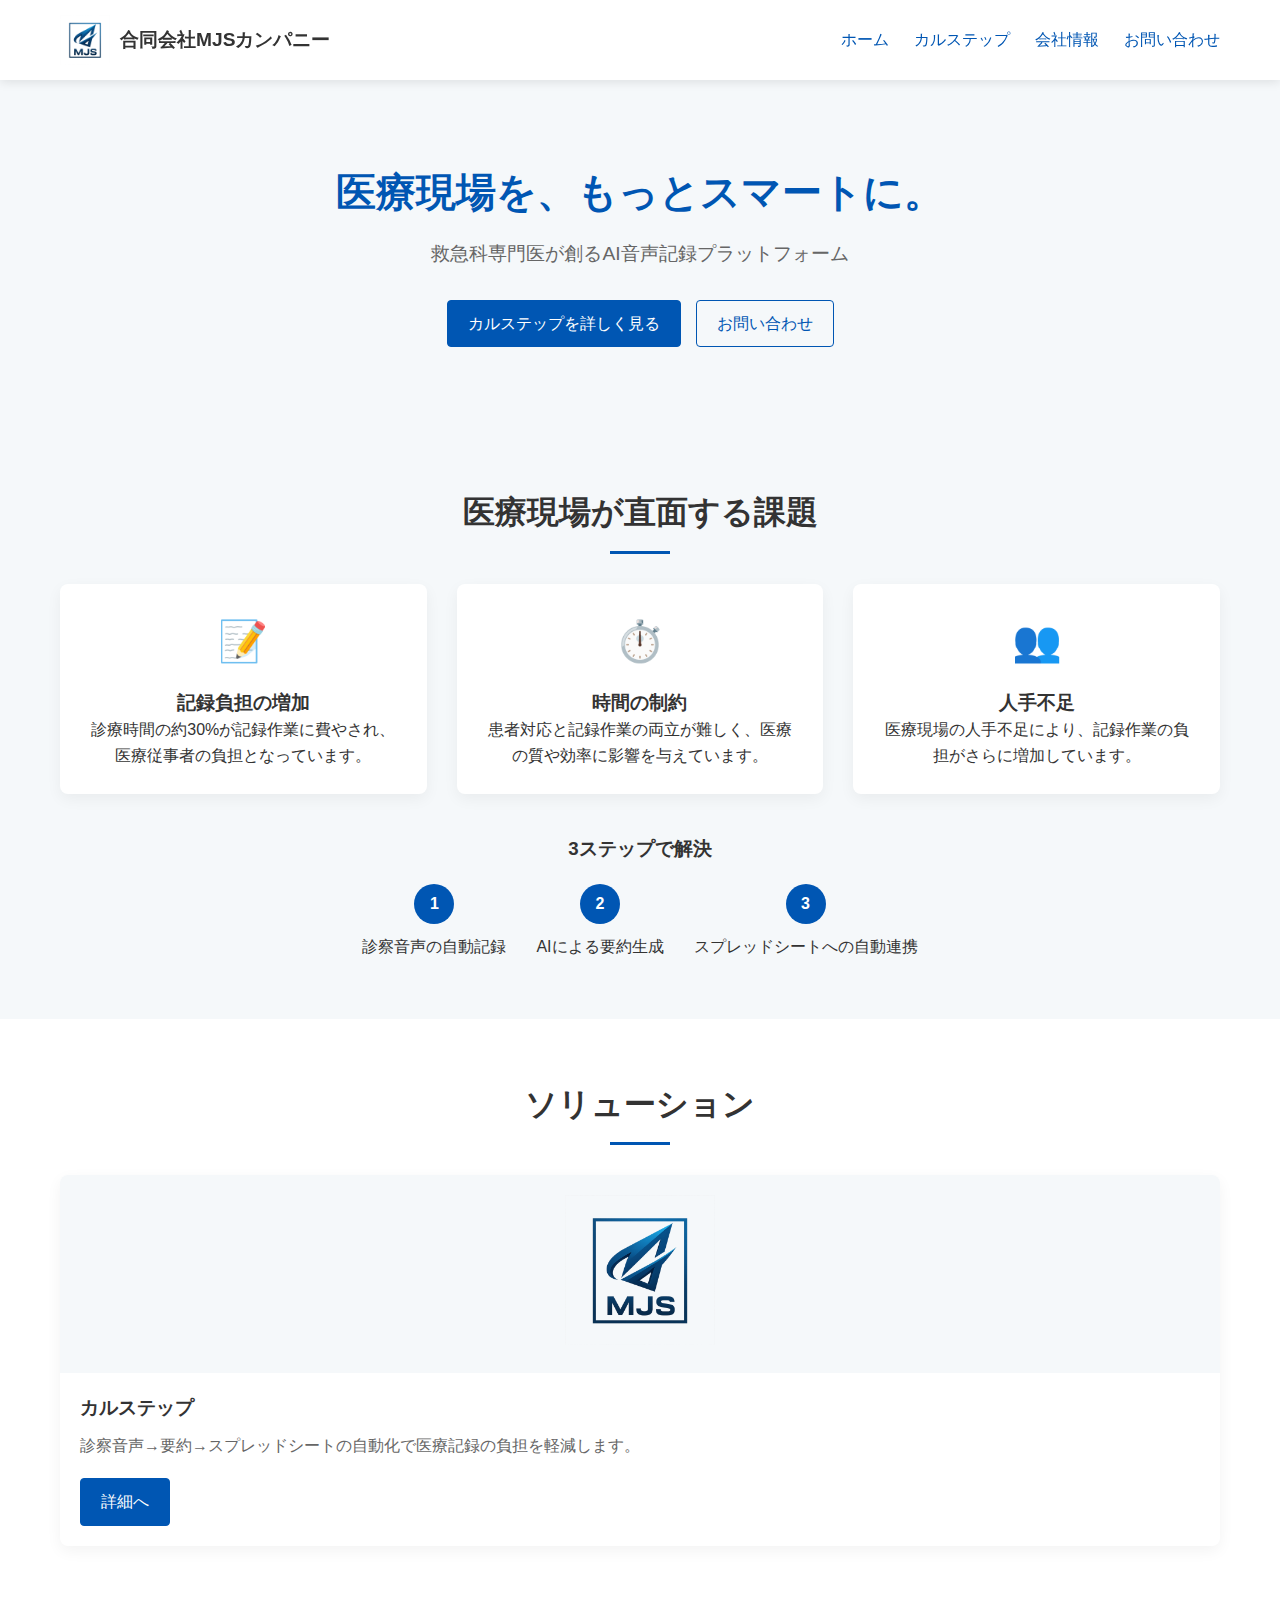
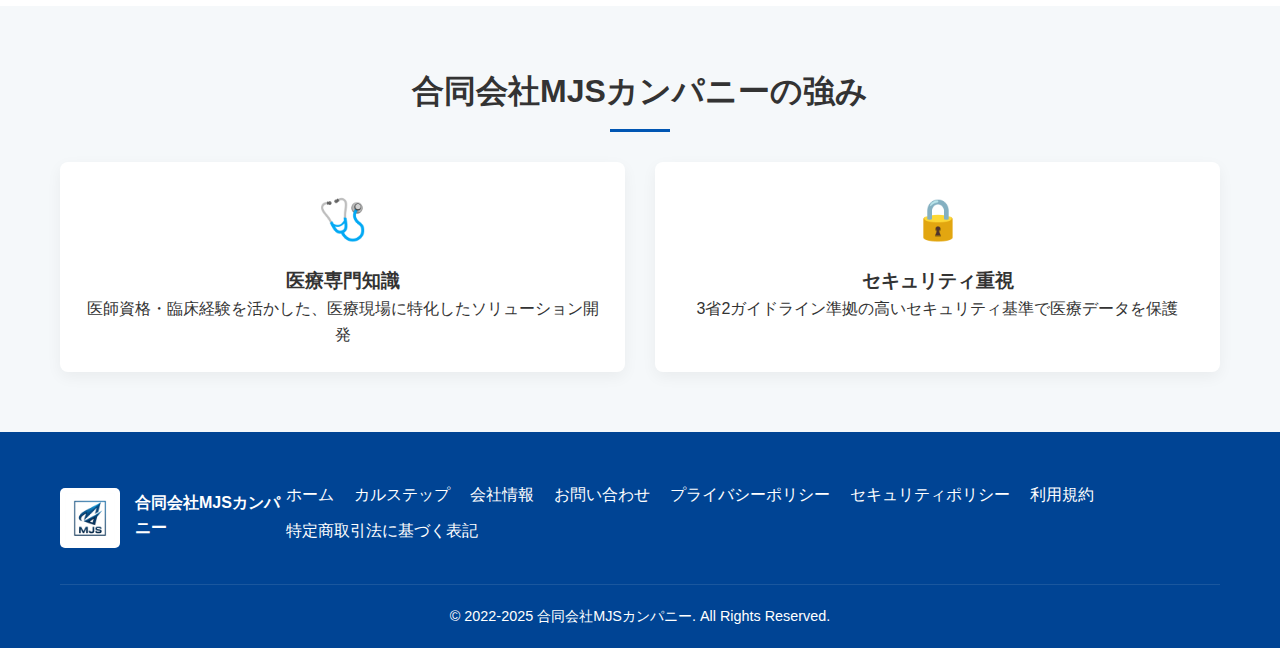
<file: index.html>
<!DOCTYPE html>
<html lang="ja">
<head>
    <meta charset="UTF-8">
    <meta name="viewport" content="width=device-width, initial-scale=1.0">
    <title>MJSカンパニー | 医療現場を、もっとスマートに。</title>
    <link rel="stylesheet" href="assets/css/style.css">
    <link rel="icon" href="assets/images/MJScompanyLogo.png">
    <meta name="description" content="MJSカンパニーは救急科専門医が創るAI音声記録プラットフォームを提供しています。医療現場をスマートにする技術で、記録負担と人手不足を解決します。">
</head>
<body>
    <header class="header">
        <div class="container">
            <div class="header-content">
                <div class="logo">
                    <a href="/MJScompanyHP/">
                        <img src="assets/images/MJScompanyLogo.png" alt="MJSカンパニーロゴ" class="logo-img">
                        <span class="logo-text">合同会社MJSカンパニー</span>
                    </a>
                </div>
                <nav class="nav">
                    <button class="nav-toggle" aria-label="メニューを開く">
                        <span></span>
                        <span></span>
                        <span></span>
                    </button>
                    <ul class="nav-menu">
                        <li><a href="/MJScompanyHP/">ホーム</a></li>
                        <li><a href="https://karustep.netlify.app/">カルステップ</a></li>
                        <li><a href="/MJScompanyHP/about.html">会社情報</a></li>
                        <li><a href="/MJScompanyHP/contact.html">お問い合わせ</a></li>
                    </ul>
                </nav>
            </div>
        </div>
    </header>

    <main>
        <!-- Hero Section -->
        <section class="hero">
            <div class="container">
                <div class="hero-content">
                    <h1 class="hero-title">医療現場を、もっとスマートに。</h1>
                    <p class="hero-subtitle">救急科専門医が創るAI音声記録プラットフォーム</p>
                    <div class="hero-buttons">
                        <a href="https://karustep.netlify.app/" class="btn btn-primary">カルステップを詳しく見る</a>
                        <a href="/MJScompanyHP/contact.html" class="btn btn-secondary">お問い合わせ</a>
                    </div>
                </div>
            </div>
        </section>

        <!-- 課題提起セクション -->
        <section class="problems">
            <div class="container">
                <h2 class="section-title">医療現場が直面する課題</h2>
                <div class="problems-content">
                    <div class="problem-card">
                        <div class="problem-icon">📝</div>
                        <h3>記録負担の増加</h3>
                        <p>診療時間の約30%が記録作業に費やされ、医療従事者の負担となっています。</p>
                    </div>
                    <div class="problem-card">
                        <div class="problem-icon">⏱️</div>
                        <h3>時間の制約</h3>
                        <p>患者対応と記録作業の両立が難しく、医療の質や効率に影響を与えています。</p>
                    </div>
                    <div class="problem-card">
                        <div class="problem-icon">👥</div>
                        <h3>人手不足</h3>
                        <p>医療現場の人手不足により、記録作業の負担がさらに増加しています。</p>
                    </div>
                </div>
                <div class="solution-steps">
                    <h3>3ステップで解決</h3>
                    <div class="steps">
                        <div class="step">
                            <div class="step-number">1</div>
                            <p>診察音声の自動記録</p>
                        </div>
                        <div class="step">
                            <div class="step-number">2</div>
                            <p>AIによる要約生成</p>
                        </div>
                        <div class="step">
                            <div class="step-number">3</div>
                            <p>スプレッドシートへの自動連携</p>
                        </div>
                    </div>
                </div>
            </div>
        </section>

        <!-- ソリューション概要 -->
        <section class="solutions">
            <div class="container">
                <h2 class="section-title">ソリューション</h2>
                <div class="products-grid">
                    <div class="product-card">
                        <div class="product-image">
                            <img src="assets/images/MJScompanyLogo.png" alt="カルステップ" class="product-logo">
                        </div>
                        <div class="product-content">
                            <h3 class="product-title">カルステップ</h3>
                            <p class="product-description">診察音声→要約→スプレッドシートの自動化で医療記録の負担を軽減します。</p>
                            <a href="https://karustep.netlify.app/" class="btn btn-primary">詳細へ</a>
                        </div>
                    </div>
                </div>
            </div>
        </section>

        <!-- 会社の強み -->
        <section class="strengths">
            <div class="container">
                <h2 class="section-title">合同会社MJSカンパニーの強み</h2>
                <div class="strengths-content">
                    <div class="strength-card">
                        <div class="strength-icon">🩺</div>
                        <h3>医療専門知識</h3>
                        <p>医師資格・臨床経験を活かした、医療現場に特化したソリューション開発</p>
                    </div>
                    <div class="strength-card">
                        <div class="strength-icon">🔒</div>
                        <h3>セキュリティ重視</h3>
                        <p>3省2ガイドライン準拠の高いセキュリティ基準で医療データを保護</p>
                    </div>
                </div>
            </div>
        </section>
    </main>

    <footer class="footer">
        <div class="container">
            <div class="footer-content">
                <div class="footer-logo">
                    <img src="assets/images/MJScompanyLogo.png" alt="MJSカンパニーロゴ" class="footer-logo-img">
                    <div class="footer-company-info">
                        <p class="footer-company-name">合同会社MJSカンパニー</p>
                    </div>
                </div>
                <div class="footer-links">
                    <ul>
                        <li><a href="/MJScompanyHP/">ホーム</a></li>
                        <li><a href="https://karustep.netlify.app/">カルステップ</a></li>
                        <li><a href="/MJScompanyHP/about.html">会社情報</a></li>
                        <li><a href="/MJScompanyHP/contact.html">お問い合わせ</a></li>
                        <li><a href="/MJScompanyHP/privacy.html">プライバシーポリシー</a></li>
                        <li><a href="/MJScompanyHP/security.html">セキュリティポリシー</a></li>
                        <li><a href="/MJScompanyHP/terms.html">利用規約</a></li>
                        <li><a href="/MJScompanyHP/tokusho.html">特定商取引法に基づく表記</a></li>
                    </ul>
                </div>
            </div>
            <div class="footer-bottom">
                <p>&copy; 2022-2025 合同会社MJSカンパニー. All Rights Reserved.</p>
            </div>
        </div>
    </footer>

    <script src="assets/js/main.js"></script>
</body>
</html>
</file>
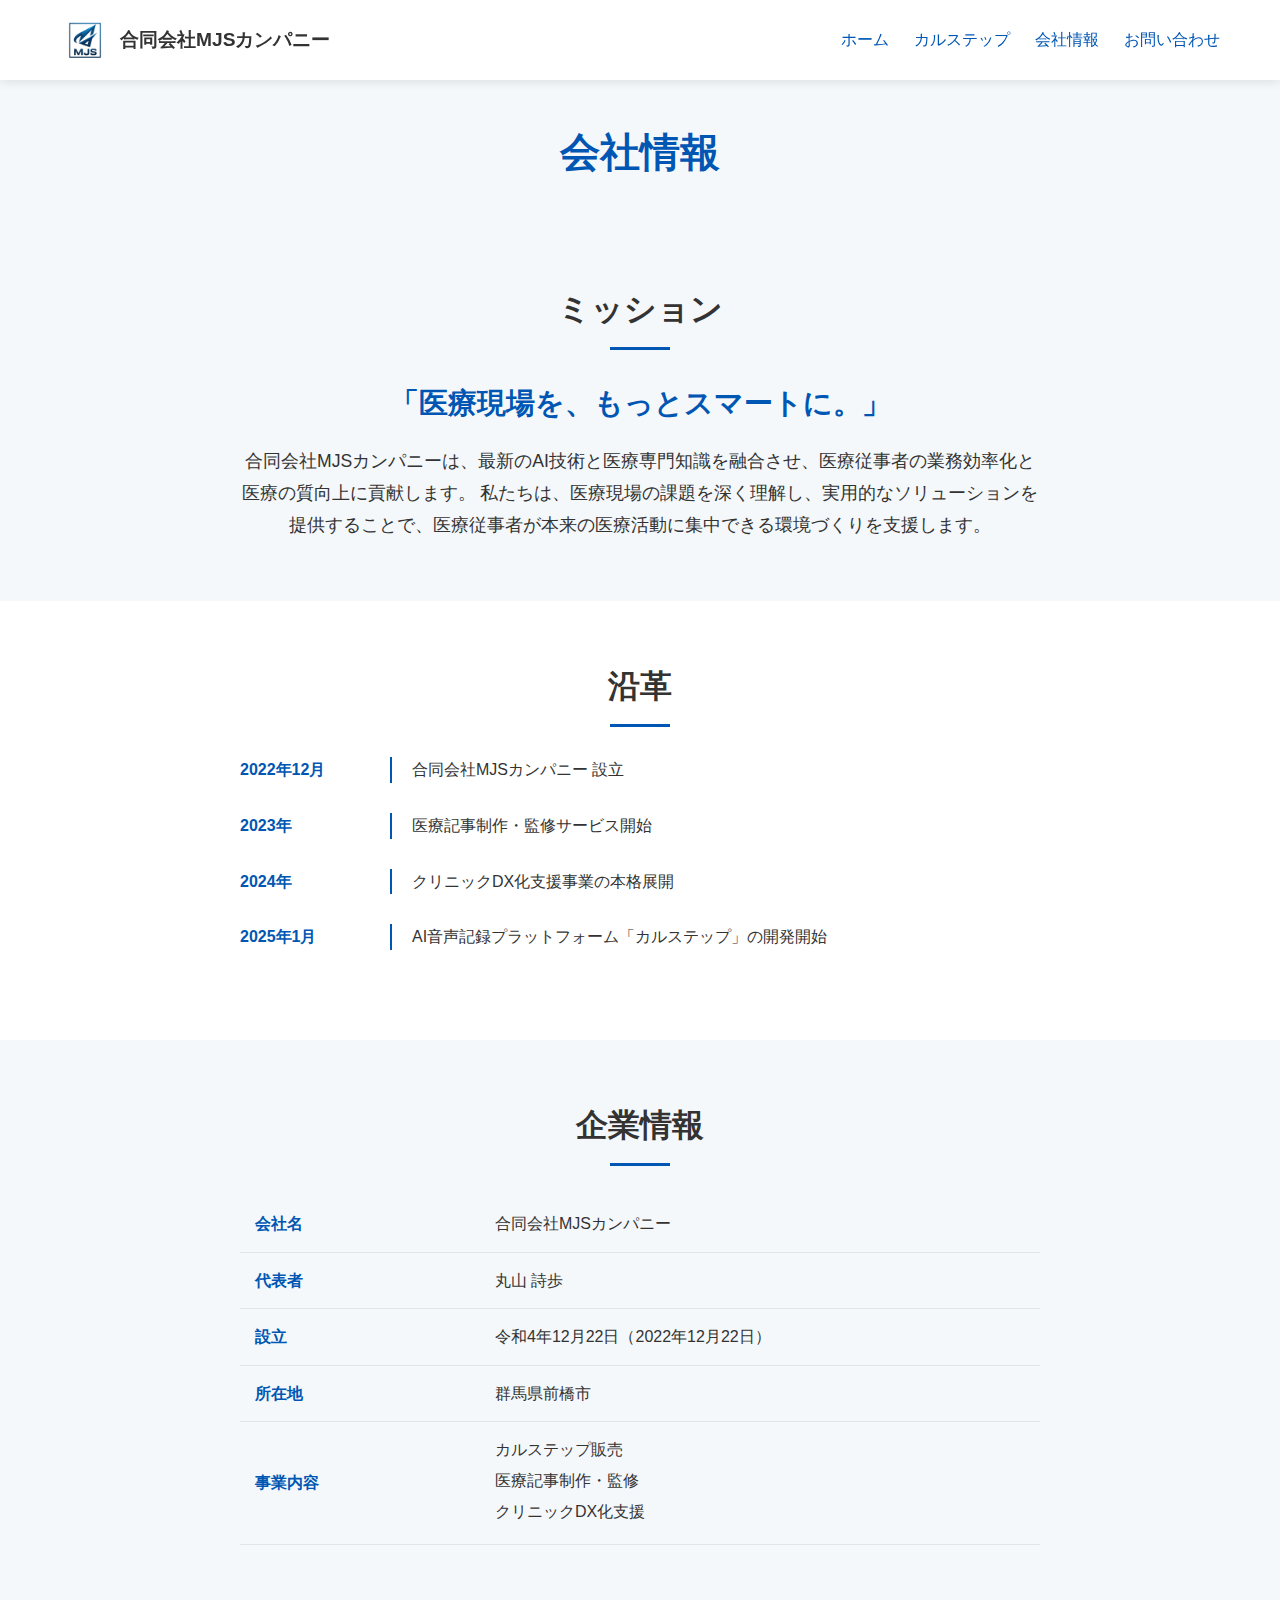
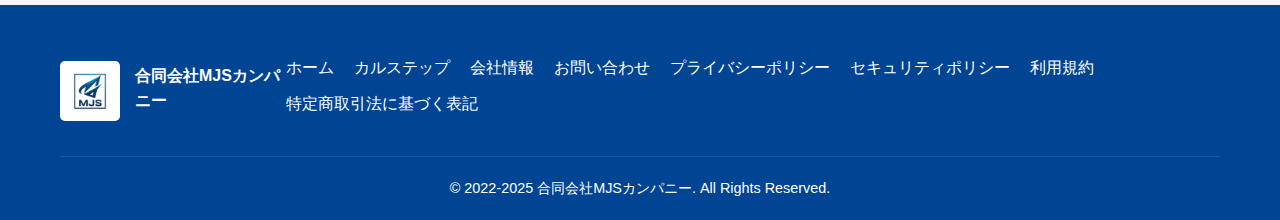
<file: about.html>
<!DOCTYPE html>
<html lang="ja">
<head>
    <meta charset="UTF-8">
    <meta name="viewport" content="width=device-width, initial-scale=1.0">
    <title>会社情報 | MJSカンパニー</title>
    <link rel="stylesheet" href="assets/css/style.css">
    <link rel="icon" href="assets/images/MJScompanyLogo.png">
    <meta name="description" content="MJSカンパニーの会社情報。医療現場をスマートにするAI音声記録プラットフォームを提供する医療IT企業です。">
</head>
<body>
    <header class="header">
        <div class="container">
            <div class="header-content">
                <div class="logo">
                    <a href="/MJScompanyHP/">
                        <img src="assets/images/MJScompanyLogo.png" alt="MJSカンパニーロゴ" class="logo-img">
                        <span class="logo-text">合同会社MJSカンパニー</span>
                    </a>
                </div>
                <nav class="nav">
                    <button class="nav-toggle" aria-label="メニューを開く">
                        <span></span>
                        <span></span>
                        <span></span>
                    </button>
                    <ul class="nav-menu">
                        <li><a href="/MJScompanyHP/">ホーム</a></li>
                        <li><a href="https://karustep.netlify.app/">カルステップ</a></li>
                        <li><a href="/MJScompanyHP/about.html">会社情報</a></li>
                        <li><a href="/MJScompanyHP/contact.html">お問い合わせ</a></li>
                    </ul>
                </nav>
            </div>
        </div>
    </header>

    <main>
        <section class="page-header">
            <div class="container">
                <h1>会社情報</h1>
            </div>
        </section>

        <section class="about-mission">
            <div class="container">
                <h2 class="section-title">ミッション</h2>
                <div class="mission-content">
                    <p class="mission-statement">「医療現場を、もっとスマートに。」</p>
                    <p class="mission-description">
                        合同会社MJSカンパニーは、最新のAI技術と医療専門知識を融合させ、医療従事者の業務効率化と医療の質向上に貢献します。
                        私たちは、医療現場の課題を深く理解し、実用的なソリューションを提供することで、医療従事者が本来の医療活動に集中できる環境づくりを支援します。
                    </p>
                </div>
            </div>
        </section>

        <section class="about-history">
            <div class="container">
                <h2 class="section-title">沿革</h2>
                <div class="history-timeline">
                    <div class="timeline-item">
                        <div class="timeline-date">2022年12月</div>
                        <div class="timeline-content">
                            <p>合同会社MJSカンパニー 設立</p>
                        </div>
                    </div>
                    <div class="timeline-item">
                        <div class="timeline-date">2023年</div>
                        <div class="timeline-content">
                            <p>医療記事制作・監修サービス開始</p>
                        </div>
                    </div>
                    <div class="timeline-item">
                        <div class="timeline-date">2024年</div>
                        <div class="timeline-content">
                            <p>クリニックDX化支援事業の本格展開</p>
                        </div>
                    </div>
                    <div class="timeline-item">
                        <div class="timeline-date">2025年1月</div>
                        <div class="timeline-content">
                            <p>AI音声記録プラットフォーム「カルステップ」の開発開始</p>
                        </div>
                    </div>
                </div>
            </div>
        </section>

        <section class="about-company">
            <div class="container">
                <h2 class="section-title">企業情報</h2>
                <div class="company-info">
                    <table class="info-table">
                        <tr>
                            <th>会社名</th>
                            <td>合同会社MJSカンパニー</td>
                        </tr>
                        <tr>
                            <th>代表者</th>
                            <td>丸山 詩歩</td>
                        </tr>
                        <tr>
                            <th>設立</th>
                            <td>令和4年12月22日（2022年12月22日）</td>
                        </tr>
                        <tr>
                            <th>所在地</th>
                            <td>群馬県前橋市</td>
                        </tr>
                        <tr>
                            <th>事業内容</th>
                            <td>
                                <ul class="business-list">
                                    <li>カルステップ販売</li>
                                    <li>医療記事制作・監修</li>
                                    <li>クリニックDX化支援</li>
                                </ul>
                            </td>
                        </tr>
                    </table>
                </div>
            </div>
        </section>
    </main>

    <footer class="footer">
        <div class="container">
            <div class="footer-content">
                <div class="footer-logo">
                    <img src="assets/images/MJScompanyLogo.png" alt="MJSカンパニーロゴ" class="footer-logo-img">
                    <div class="footer-company-info">
                        <p class="footer-company-name">合同会社MJSカンパニー</p>
                    </div>
                </div>
                <div class="footer-links">
                    <ul>
                        <li><a href="/MJScompanyHP/">ホーム</a></li>
                        <li><a href="https://karustep.netlify.app/">カルステップ</a></li>
                        <li><a href="/MJScompanyHP/about.html">会社情報</a></li>
                        <li><a href="/MJScompanyHP/contact.html">お問い合わせ</a></li>
                        <li><a href="/MJScompanyHP/privacy.html">プライバシーポリシー</a></li>
                        <li><a href="/MJScompanyHP/security.html">セキュリティポリシー</a></li>
                        <li><a href="/MJScompanyHP/terms.html">利用規約</a></li>
                        <li><a href="/MJScompanyHP/tokusho.html">特定商取引法に基づく表記</a></li>
                    </ul>
                </div>
            </div>
            <div class="footer-bottom">
                <p>&copy; 2022-2025 合同会社MJSカンパニー. All Rights Reserved.</p>
            </div>
        </div>
    </footer>

    <script src="assets/js/main.js"></script>
</body>
</html>
</file>
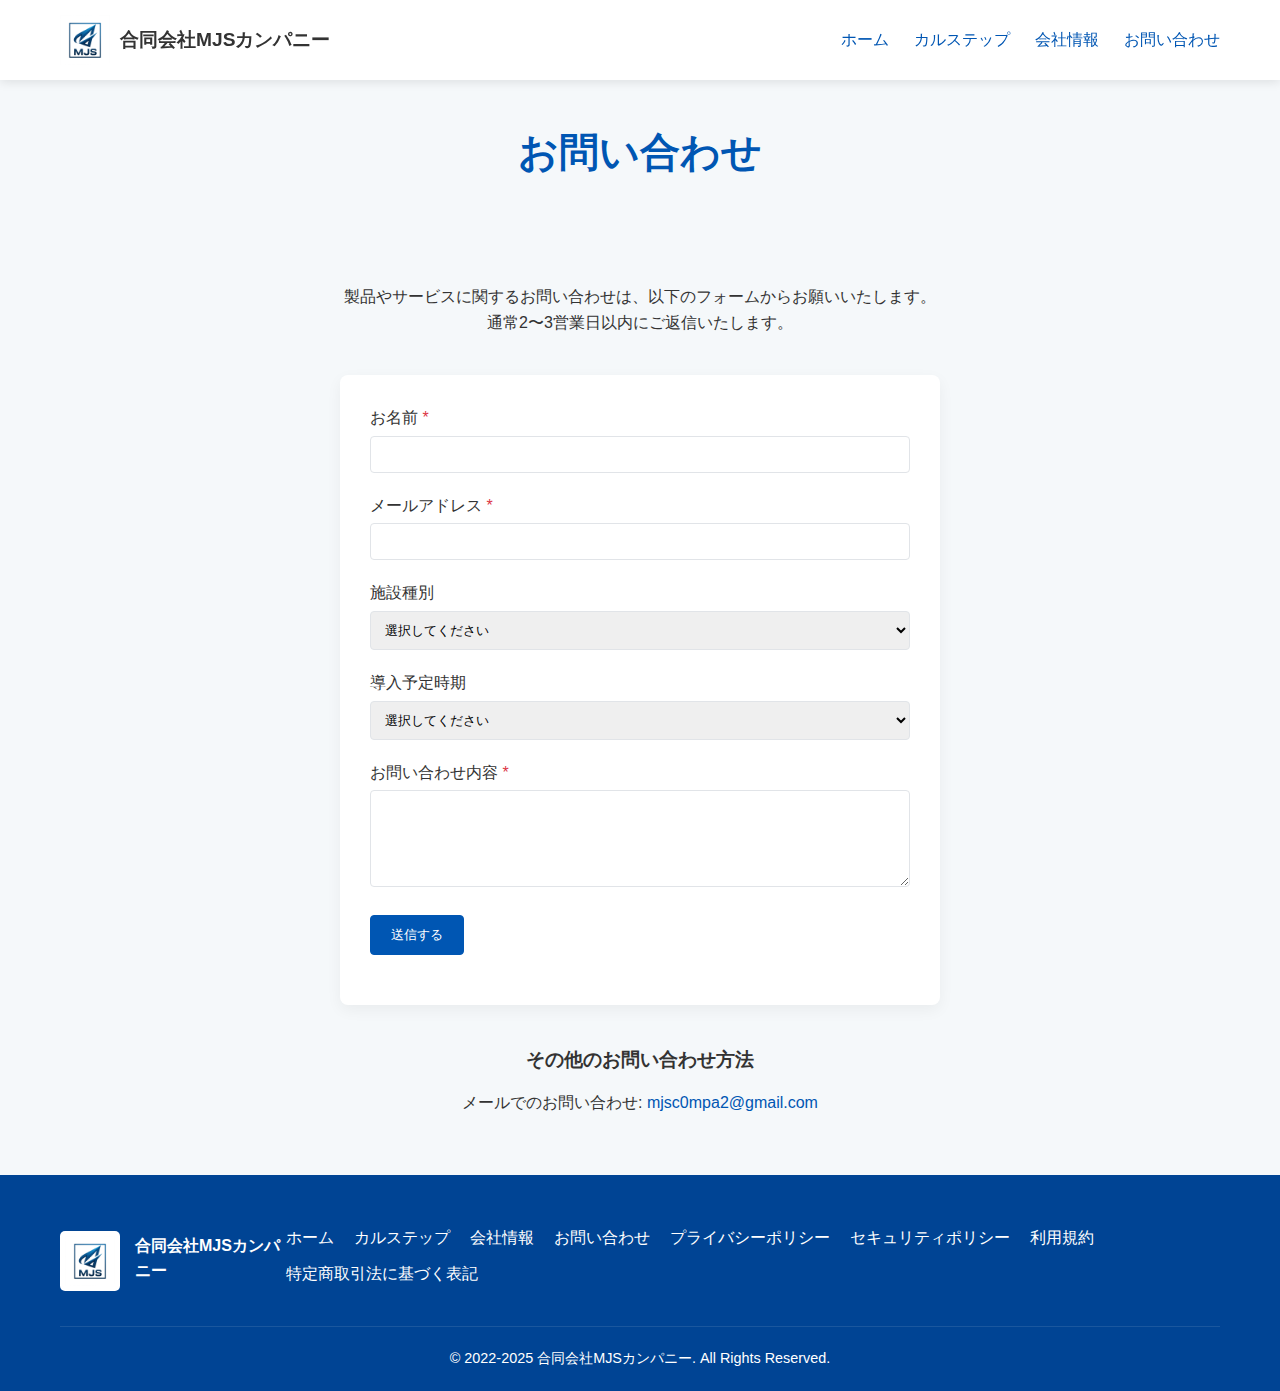
<file: contact.html>
<!DOCTYPE html>
<html lang="ja">
<head>
    <meta charset="UTF-8">
    <meta name="viewport" content="width=device-width, initial-scale=1.0">
    <title>お問い合わせ | MJSカンパニー</title>
    <link rel="stylesheet" href="assets/css/style.css">
    <link rel="icon" href="assets/images/MJScompanyLogo.png">
    <meta name="description" content="MJSカンパニーへのお問い合わせページ。製品やサービスに関するお問い合わせはこちらからお願いします。">
</head>
<body>
    <header class="header">
        <div class="container">
            <div class="header-content">
                <div class="logo">
                    <a href="/MJScompanyHP/">
                        <img src="assets/images/MJScompanyLogo.png" alt="MJSカンパニーロゴ" class="logo-img">
                        <span class="logo-text">合同会社MJSカンパニー</span>
                    </a>
                </div>
                <nav class="nav">
                    <button class="nav-toggle" aria-label="メニューを開く">
                        <span></span>
                        <span></span>
                        <span></span>
                    </button>
                    <ul class="nav-menu">
                        <li><a href="/MJScompanyHP/">ホーム</a></li>
                        <li><a href="https://karustep.netlify.app/">カルステップ</a></li>
                        <li><a href="/MJScompanyHP/about.html">会社情報</a></li>
                        <li><a href="/MJScompanyHP/contact.html">お問い合わせ</a></li>
                    </ul>
                </nav>
            </div>
        </div>
    </header>

    <main>
        <section class="page-header">
            <div class="container">
                <h1>お問い合わせ</h1>
            </div>
        </section>

        <section class="contact-form-section">
            <div class="container">
                <div class="contact-intro">
                    <p>製品やサービスに関するお問い合わせは、以下のフォームからお願いいたします。</p>
                    <p>通常2〜3営業日以内にご返信いたします。</p>
                </div>
                
                <form id="contact-form" class="contact-form" action="https://formspree.io/f/mbloroko" method="POST">
                    <div class="form-group">
                        <label for="name">お名前 <span class="required">*</span></label>
                        <input type="text" id="name" name="name" required>
                    </div>
                    
                    <div class="form-group">
                        <label for="email">メールアドレス <span class="required">*</span></label>
                        <input type="email" id="email" name="email" required>
                    </div>
                    
                    <div class="form-group">
                        <label for="facility-type">施設種別</label>
                        <select id="facility-type" name="facility-type">
                            <option value="">選択してください</option>
                            <option value="hospital">病院</option>
                            <option value="clinic">クリニック</option>
                            <option value="other">その他</option>
                        </select>
                    </div>
                    
                    <div class="form-group">
                        <label for="implementation-period">導入予定時期</label>
                        <select id="implementation-period" name="implementation-period">
                            <option value="">選択してください</option>
                            <option value="1-3months">1〜3ヶ月以内</option>
                            <option value="3-6months">3〜6ヶ月以内</option>
                            <option value="6-12months">6〜12ヶ月以内</option>
                            <option value="undecided">未定</option>
                        </select>
                    </div>
                    
                    <div class="form-group">
                        <label for="message">お問い合わせ内容 <span class="required">*</span></label>
                        <textarea id="message" name="message" rows="5" required></textarea>
                    </div>
                    
                    <div class="form-group">
                        <button type="submit" class="btn btn-primary">送信する</button>
                    </div>
                </form>
                
                <div class="contact-info">
                    <h3>その他のお問い合わせ方法</h3>
                    <p>メールでのお問い合わせ: <a href="mailto:mjsc0mpa2@gmail.com">mjsc0mpa2@gmail.com</a></p>
                </div>
            </div>
        </section>
    </main>

    <footer class="footer">
        <div class="container">
            <div class="footer-content">
                <div class="footer-logo">
                    <img src="assets/images/MJScompanyLogo.png" alt="MJSカンパニーロゴ" class="footer-logo-img">
                    <div class="footer-company-info">
                        <p class="footer-company-name">合同会社MJSカンパニー</p>
                    </div>
                </div>
                <div class="footer-links">
                    <ul>
                        <li><a href="/MJScompanyHP/">ホーム</a></li>
                        <li><a href="https://karustep.netlify.app/">カルステップ</a></li>
                        <li><a href="/MJScompanyHP/about.html">会社情報</a></li>
                        <li><a href="/MJScompanyHP/contact.html">お問い合わせ</a></li>
                        <li><a href="/MJScompanyHP/privacy.html">プライバシーポリシー</a></li>
                        <li><a href="/MJScompanyHP/security.html">セキュリティポリシー</a></li>
                        <li><a href="/MJScompanyHP/terms.html">利用規約</a></li>
                        <li><a href="/MJScompanyHP/tokusho.html">特定商取引法に基づく表記</a></li>
                    </ul>
                </div>
            </div>
            <div class="footer-bottom">
                <p>&copy; 2022-2025 合同会社MJSカンパニー. All Rights Reserved.</p>
            </div>
        </div>
    </footer>

    <script src="assets/js/main.js"></script>
</body>
</html>
</file>
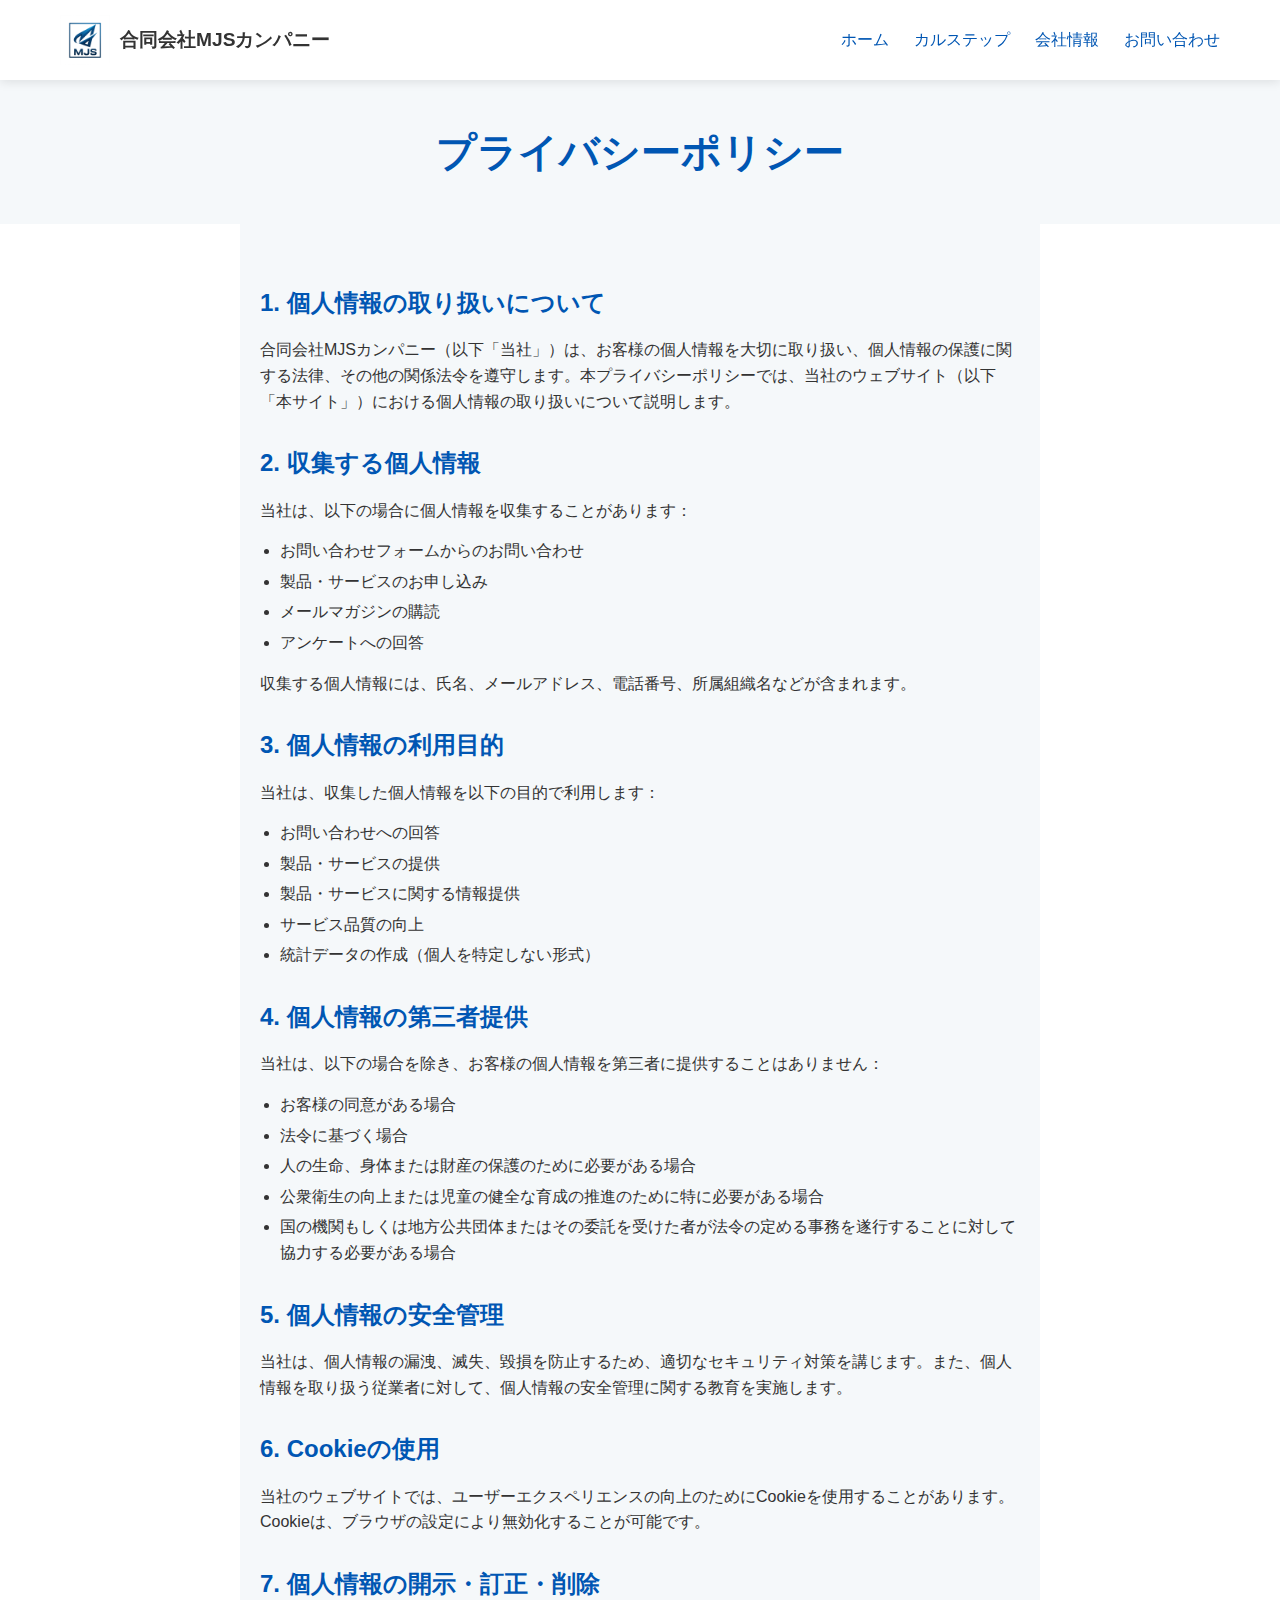
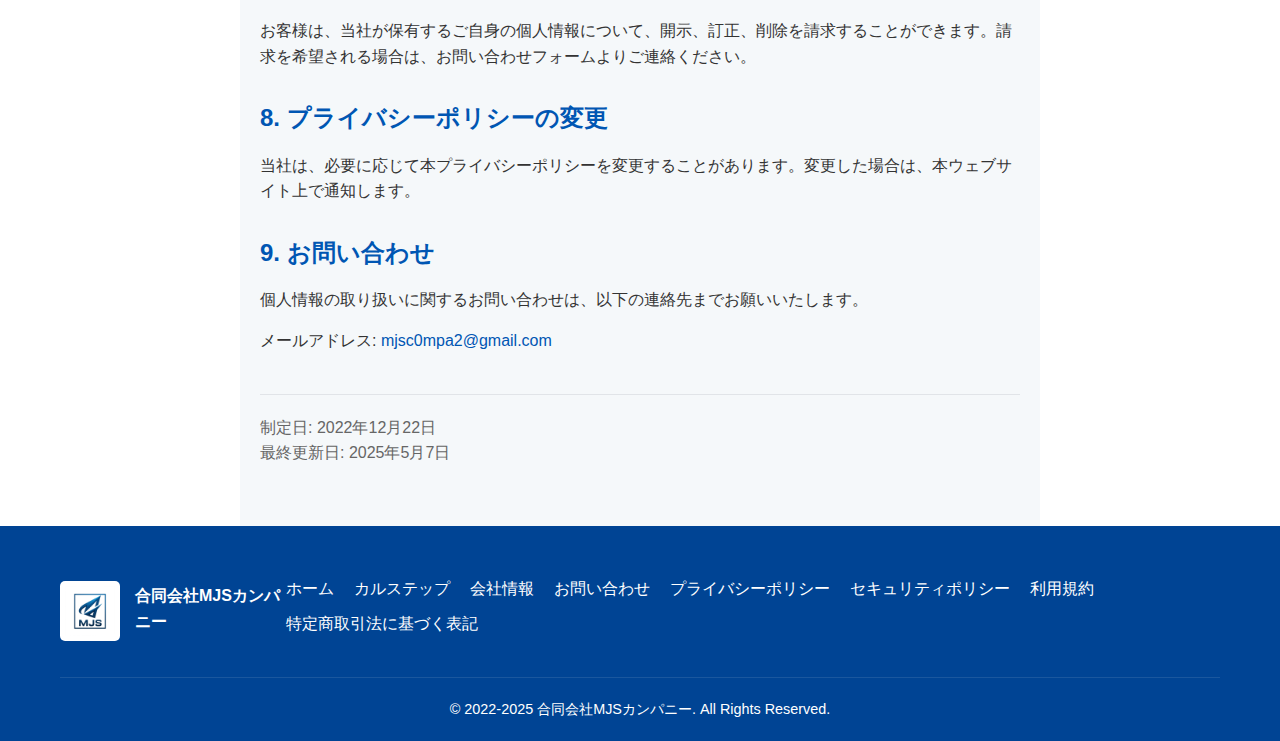
<file: privacy.html>
<!DOCTYPE html>
<html lang="ja">
<head>
    <meta charset="UTF-8">
    <meta name="viewport" content="width=device-width, initial-scale=1.0">
    <title>プライバシーポリシー | MJSカンパニー</title>
    <link rel="stylesheet" href="assets/css/style.css">
    <link rel="icon" href="assets/images/MJScompanyLogo.png">
    <meta name="description" content="MJSカンパニーのプライバシーポリシー。個人情報の取り扱いについて説明しています。">
</head>
<body>
    <header class="header">
        <div class="container">
            <div class="header-content">
                <div class="logo">
                    <a href="/MJScompanyHP/">
                        <img src="assets/images/MJScompanyLogo.png" alt="MJSカンパニーロゴ" class="logo-img">
                        <span class="logo-text">合同会社MJSカンパニー</span>
                    </a>
                </div>
                <nav class="nav">
                    <button class="nav-toggle" aria-label="メニューを開く">
                        <span></span>
                        <span></span>
                        <span></span>
                    </button>
                    <ul class="nav-menu">
                        <li><a href="/MJScompanyHP/">ホーム</a></li>
                        <li><a href="https://karustep.netlify.app/">カルステップ</a></li>
                        <li><a href="/MJScompanyHP/about.html">会社情報</a></li>
                        <li><a href="/MJScompanyHP/contact.html">お問い合わせ</a></li>
                    </ul>
                </nav>
            </div>
        </div>
    </header>

    <main>
        <section class="page-header">
            <div class="container">
                <h1>プライバシーポリシー</h1>
            </div>
        </section>

        <section class="privacy-content">
            <div class="container">
                <div class="policy-section">
                    <h2>1. 個人情報の取り扱いについて</h2>
                    <p>合同会社MJSカンパニー（以下「当社」）は、お客様の個人情報を大切に取り扱い、個人情報の保護に関する法律、その他の関係法令を遵守します。本プライバシーポリシーでは、当社のウェブサイト（以下「本サイト」）における個人情報の取り扱いについて説明します。</p>
                </div>

                <div class="policy-section">
                    <h2>2. 収集する個人情報</h2>
                    <p>当社は、以下の場合に個人情報を収集することがあります：</p>
                    <ul>
                        <li>お問い合わせフォームからのお問い合わせ</li>
                        <li>製品・サービスのお申し込み</li>
                        <li>メールマガジンの購読</li>
                        <li>アンケートへの回答</li>
                    </ul>
                    <p>収集する個人情報には、氏名、メールアドレス、電話番号、所属組織名などが含まれます。</p>
                </div>

                <div class="policy-section">
                    <h2>3. 個人情報の利用目的</h2>
                    <p>当社は、収集した個人情報を以下の目的で利用します：</p>
                    <ul>
                        <li>お問い合わせへの回答</li>
                        <li>製品・サービスの提供</li>
                        <li>製品・サービスに関する情報提供</li>
                        <li>サービス品質の向上</li>
                        <li>統計データの作成（個人を特定しない形式）</li>
                    </ul>
                </div>

                <div class="policy-section">
                    <h2>4. 個人情報の第三者提供</h2>
                    <p>当社は、以下の場合を除き、お客様の個人情報を第三者に提供することはありません：</p>
                    <ul>
                        <li>お客様の同意がある場合</li>
                        <li>法令に基づく場合</li>
                        <li>人の生命、身体または財産の保護のために必要がある場合</li>
                        <li>公衆衛生の向上または児童の健全な育成の推進のために特に必要がある場合</li>
                        <li>国の機関もしくは地方公共団体またはその委託を受けた者が法令の定める事務を遂行することに対して協力する必要がある場合</li>
                    </ul>
                </div>

                <div class="policy-section">
                    <h2>5. 個人情報の安全管理</h2>
                    <p>当社は、個人情報の漏洩、滅失、毀損を防止するため、適切なセキュリティ対策を講じます。また、個人情報を取り扱う従業者に対して、個人情報の安全管理に関する教育を実施します。</p>
                </div>

                <div class="policy-section">
                    <h2>6. Cookieの使用</h2>
                    <p>当社のウェブサイトでは、ユーザーエクスペリエンスの向上のためにCookieを使用することがあります。Cookieは、ブラウザの設定により無効化することが可能です。</p>
                </div>

                <div class="policy-section">
                    <h2>7. 個人情報の開示・訂正・削除</h2>
                    <p>お客様は、当社が保有するご自身の個人情報について、開示、訂正、削除を請求することができます。請求を希望される場合は、お問い合わせフォームよりご連絡ください。</p>
                </div>

                <div class="policy-section">
                    <h2>8. プライバシーポリシーの変更</h2>
                    <p>当社は、必要に応じて本プライバシーポリシーを変更することがあります。変更した場合は、本ウェブサイト上で通知します。</p>
                </div>

                <div class="policy-section">
                    <h2>9. お問い合わせ</h2>
                    <p>個人情報の取り扱いに関するお問い合わせは、以下の連絡先までお願いいたします。</p>
                    <p>メールアドレス: <a href="mailto:mjsc0mpa2@gmail.com">mjsc0mpa2@gmail.com</a></p>
                </div>

                <div class="policy-date">
                    <p>制定日: 2022年12月22日</p>
                    <p>最終更新日: 2025年5月7日</p>
                </div>
            </div>
        </section>
    </main>

    <footer class="footer">
        <div class="container">
            <div class="footer-content">
                <div class="footer-logo">
                    <img src="assets/images/MJScompanyLogo.png" alt="MJSカンパニーロゴ" class="footer-logo-img">
                    <div class="footer-company-info">
                        <p class="footer-company-name">合同会社MJSカンパニー</p>
                    </div>
                </div>
                <div class="footer-links">
                    <ul>
                        <li><a href="/MJScompanyHP/">ホーム</a></li>
                        <li><a href="https://karustep.netlify.app/">カルステップ</a></li>
                        <li><a href="/MJScompanyHP/about.html">会社情報</a></li>
                        <li><a href="/MJScompanyHP/contact.html">お問い合わせ</a></li>
                        <li><a href="/MJScompanyHP/privacy.html">プライバシーポリシー</a></li>
                        <li><a href="/MJScompanyHP/security.html">セキュリティポリシー</a></li>
                        <li><a href="/MJScompanyHP/terms.html">利用規約</a></li>
                        <li><a href="/MJScompanyHP/tokusho.html">特定商取引法に基づく表記</a></li>
                    </ul>
                </div>
            </div>
            <div class="footer-bottom">
                <p>&copy; 2022-2025 合同会社MJSカンパニー. All Rights Reserved.</p>
            </div>
        </div>
    </footer>

    <script src="assets/js/main.js"></script>
</body>
</html>
</file>
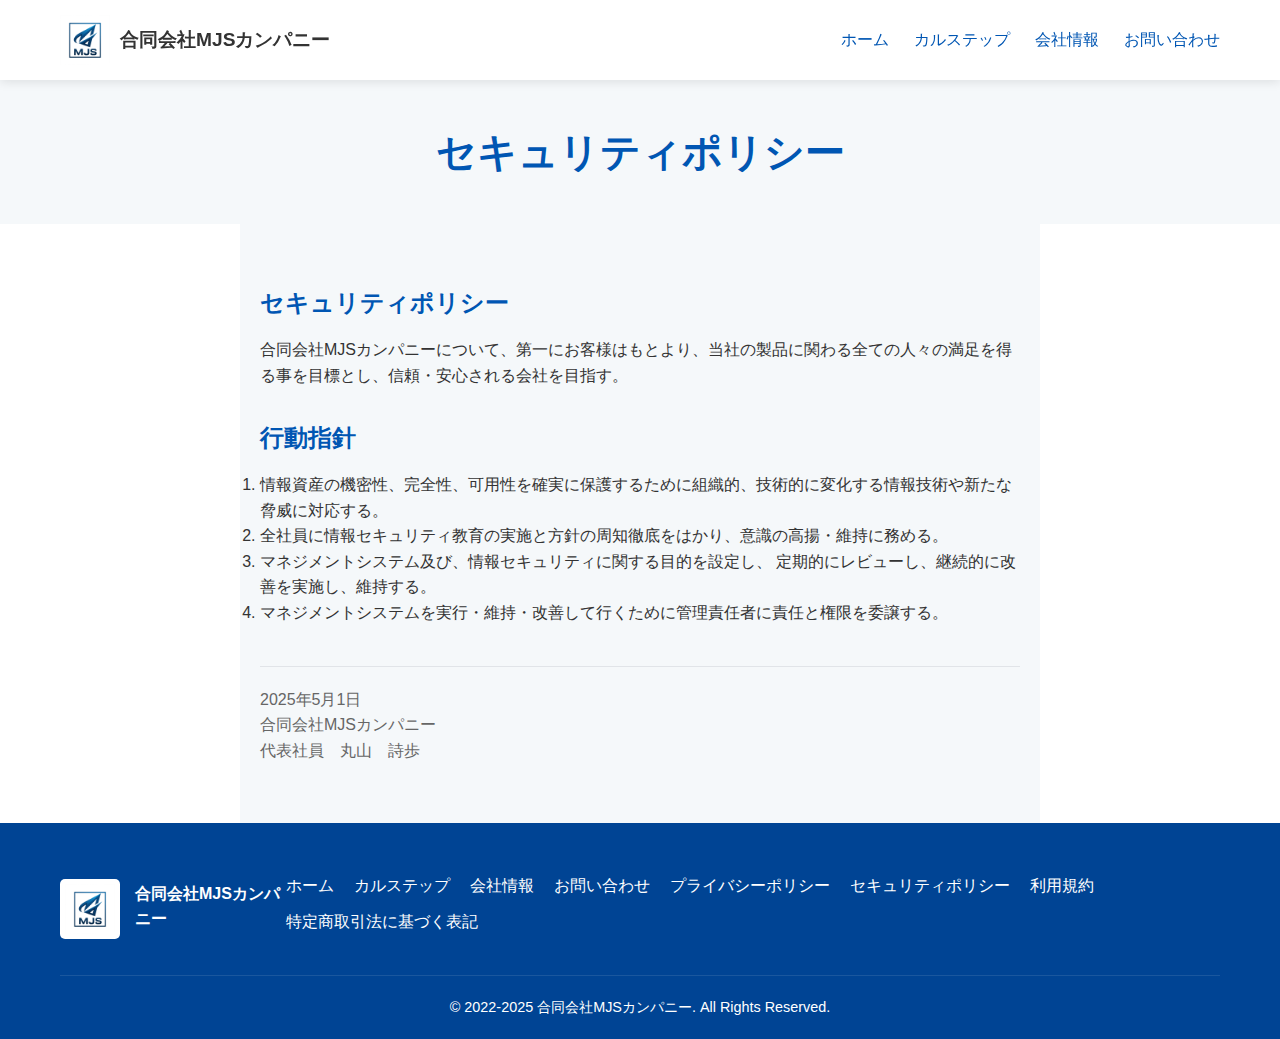
<file: security.html>
<!DOCTYPE html>
<html lang="ja">
<head>
    <meta charset="UTF-8">
    <meta name="viewport" content="width=device-width, initial-scale=1.0">
    <title>セキュリティポリシー | MJSカンパニー</title>
    <link rel="stylesheet" href="assets/css/style.css">
    <link rel="icon" href="assets/images/MJScompanyLogo.png">
    <meta name="description" content="MJSカンパニーのセキュリティポリシー。情報資産の保護と安全管理について説明しています。">
</head>
<body>
    <header class="header">
        <div class="container">
            <div class="header-content">
                <div class="logo">
                    <a href="/MJScompanyHP/">
                        <img src="assets/images/MJScompanyLogo.png" alt="MJSカンパニーロゴ" class="logo-img">
                        <span class="logo-text">合同会社MJSカンパニー</span>
                    </a>
                </div>
                <nav class="nav">
                    <button class="nav-toggle" aria-label="メニューを開く">
                        <span></span>
                        <span></span>
                        <span></span>
                    </button>
                    <ul class="nav-menu">
                        <li><a href="/MJScompanyHP/">ホーム</a></li>
                        <li><a href="https://karustep.netlify.app/">カルステップ</a></li>
                        <li><a href="/MJScompanyHP/about.html">会社情報</a></li>
                        <li><a href="/MJScompanyHP/contact.html">お問い合わせ</a></li>
                    </ul>
                </nav>
            </div>
        </div>
    </header>

    <main>
        <section class="page-header">
            <div class="container">
                <h1>セキュリティポリシー</h1>
            </div>
        </section>

        <section class="security-content">
            <div class="container">
                <div class="policy-section">
                    <h2>セキュリティポリシー</h2>
                    <p>合同会社MJSカンパニーについて、第一にお客様はもとより、当社の製品に関わる全ての人々の満足を得る事を目標とし、信頼・安心される会社を目指す。</p>
                </div>

                <div class="policy-section">
                    <h2>行動指針</h2>
                    <ol>
                        <li>情報資産の機密性、完全性、可用性を確実に保護するために組織的、技術的に変化する情報技術や新たな脅威に対応する。</li>
                        <li>全社員に情報セキュリティ教育の実施と方針の周知徹底をはかり、意識の高揚・維持に務める。</li>
                        <li>マネジメントシステム及び、情報セキュリティに関する目的を設定し、 定期的にレビューし、継続的に改善を実施し、維持する。</li>
                        <li>マネジメントシステムを実行・維持・改善して行くために管理責任者に責任と権限を委譲する。</li>
                    </ol>
                </div>

                <div class="policy-date">
                    <p>2025年5月1日</p>
                    <p>合同会社MJSカンパニー</p>
                    <p>代表社員　丸山　詩歩</p>
                </div>
            </div>
        </section>
    </main>

    <footer class="footer">
        <div class="container">
            <div class="footer-content">
                <div class="footer-logo">
                    <img src="assets/images/MJScompanyLogo.png" alt="MJSカンパニーロゴ" class="footer-logo-img">
                    <div class="footer-company-info">
                        <p class="footer-company-name">合同会社MJSカンパニー</p>
                    </div>
                </div>
                <div class="footer-links">
                    <ul>
                        <li><a href="/MJScompanyHP/">ホーム</a></li>
                        <li><a href="https://karustep.netlify.app/">カルステップ</a></li>
                        <li><a href="/MJScompanyHP/about.html">会社情報</a></li>
                        <li><a href="/MJScompanyHP/contact.html">お問い合わせ</a></li>
                        <li><a href="/MJScompanyHP/privacy.html">プライバシーポリシー</a></li>
                        <li><a href="/MJScompanyHP/security.html">セキュリティポリシー</a></li>
                        <li><a href="/MJScompanyHP/terms.html">利用規約</a></li>
                        <li><a href="/MJScompanyHP/tokusho.html">特定商取引法に基づく表記</a></li>
                    </ul>
                </div>
            </div>
            <div class="footer-bottom">
                <p>&copy; 2022-2025 合同会社MJSカンパニー. All Rights Reserved.</p>
            </div>
        </div>
    </footer>

    <script src="assets/js/main.js"></script>
</body>
</html>
</file>
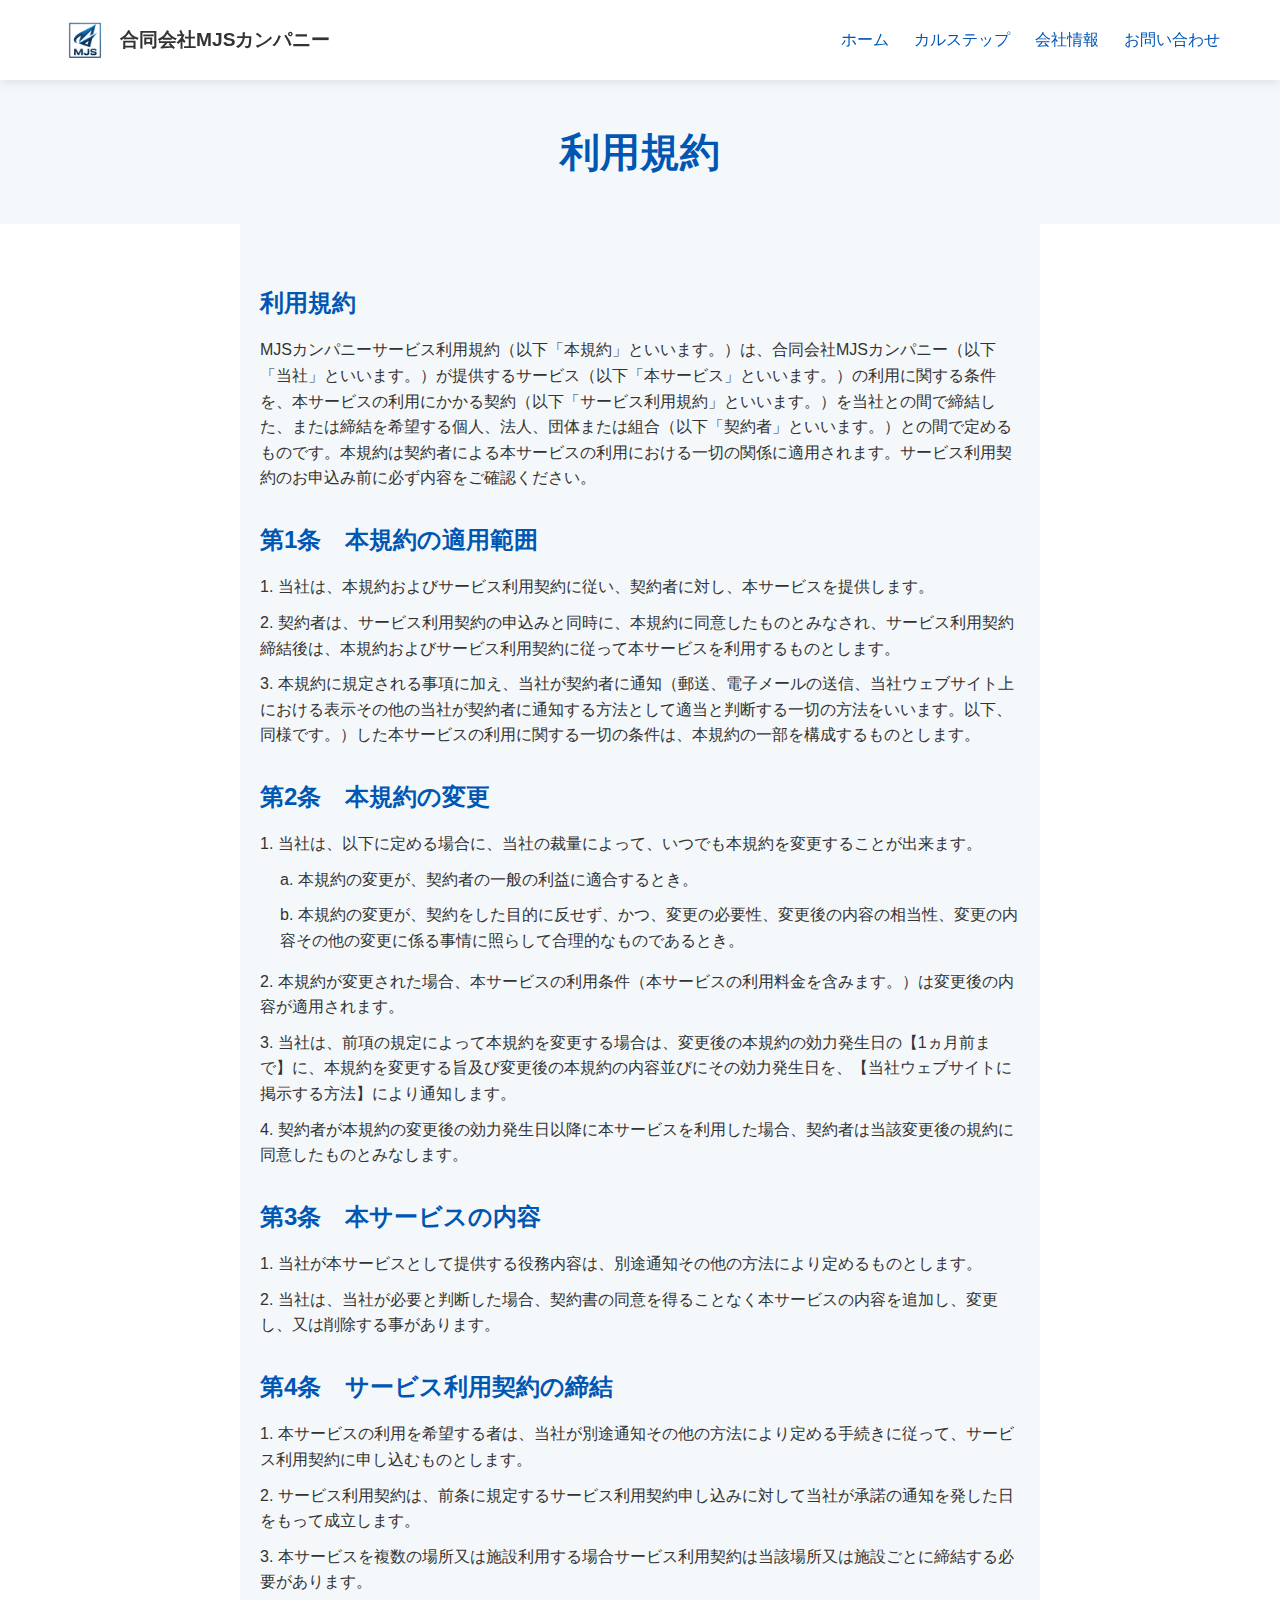
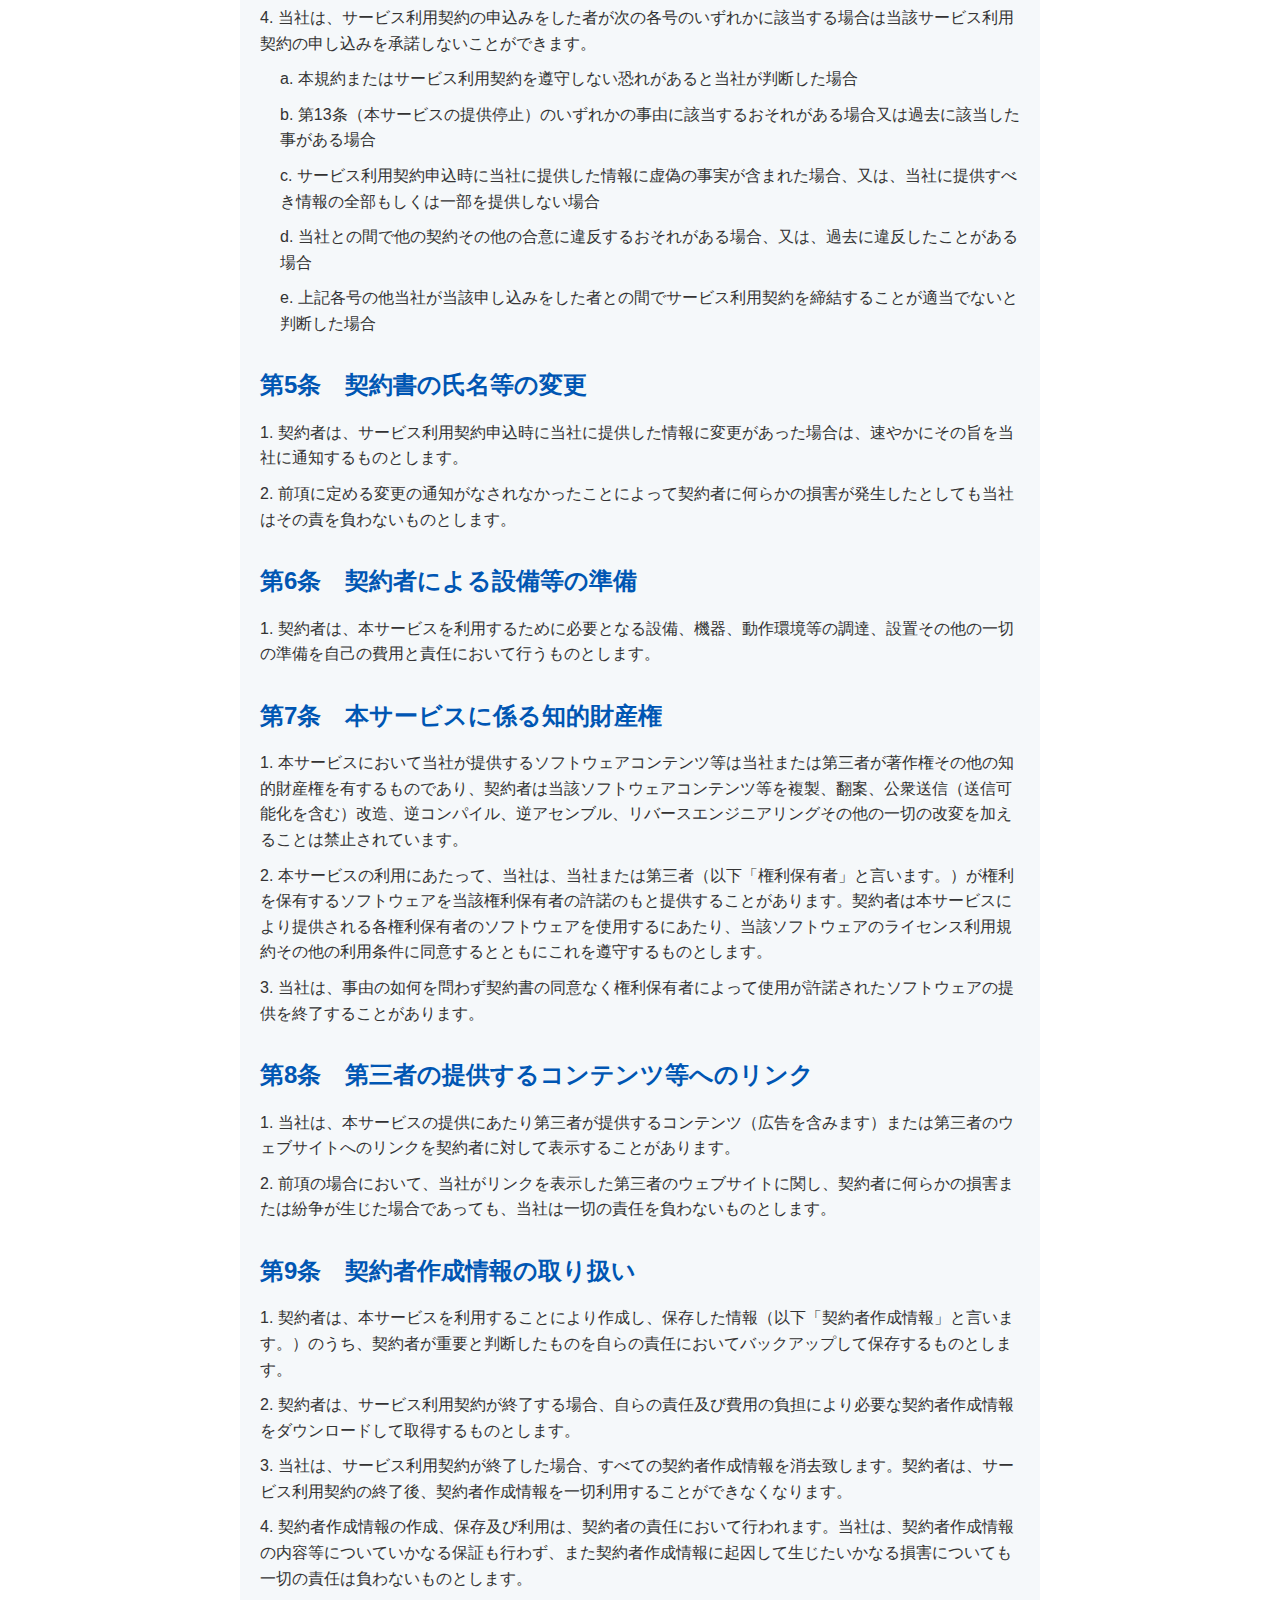
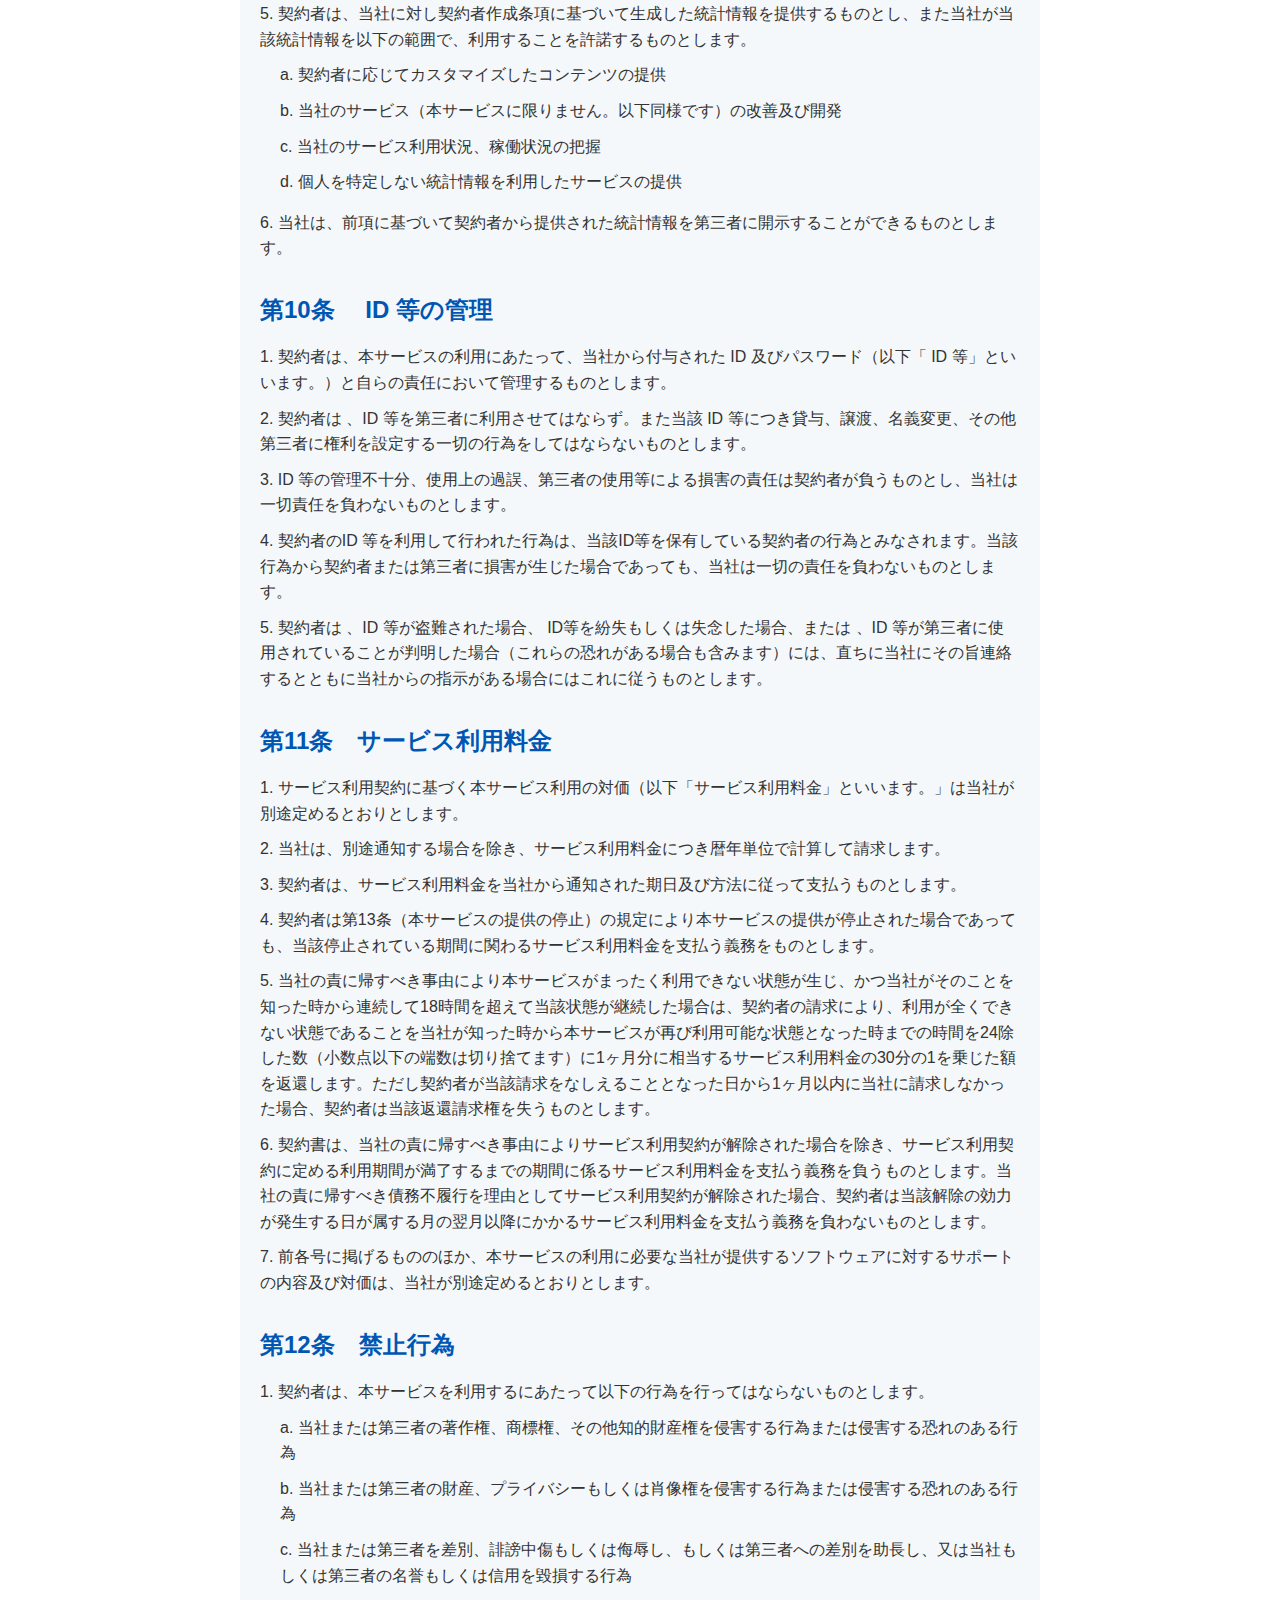
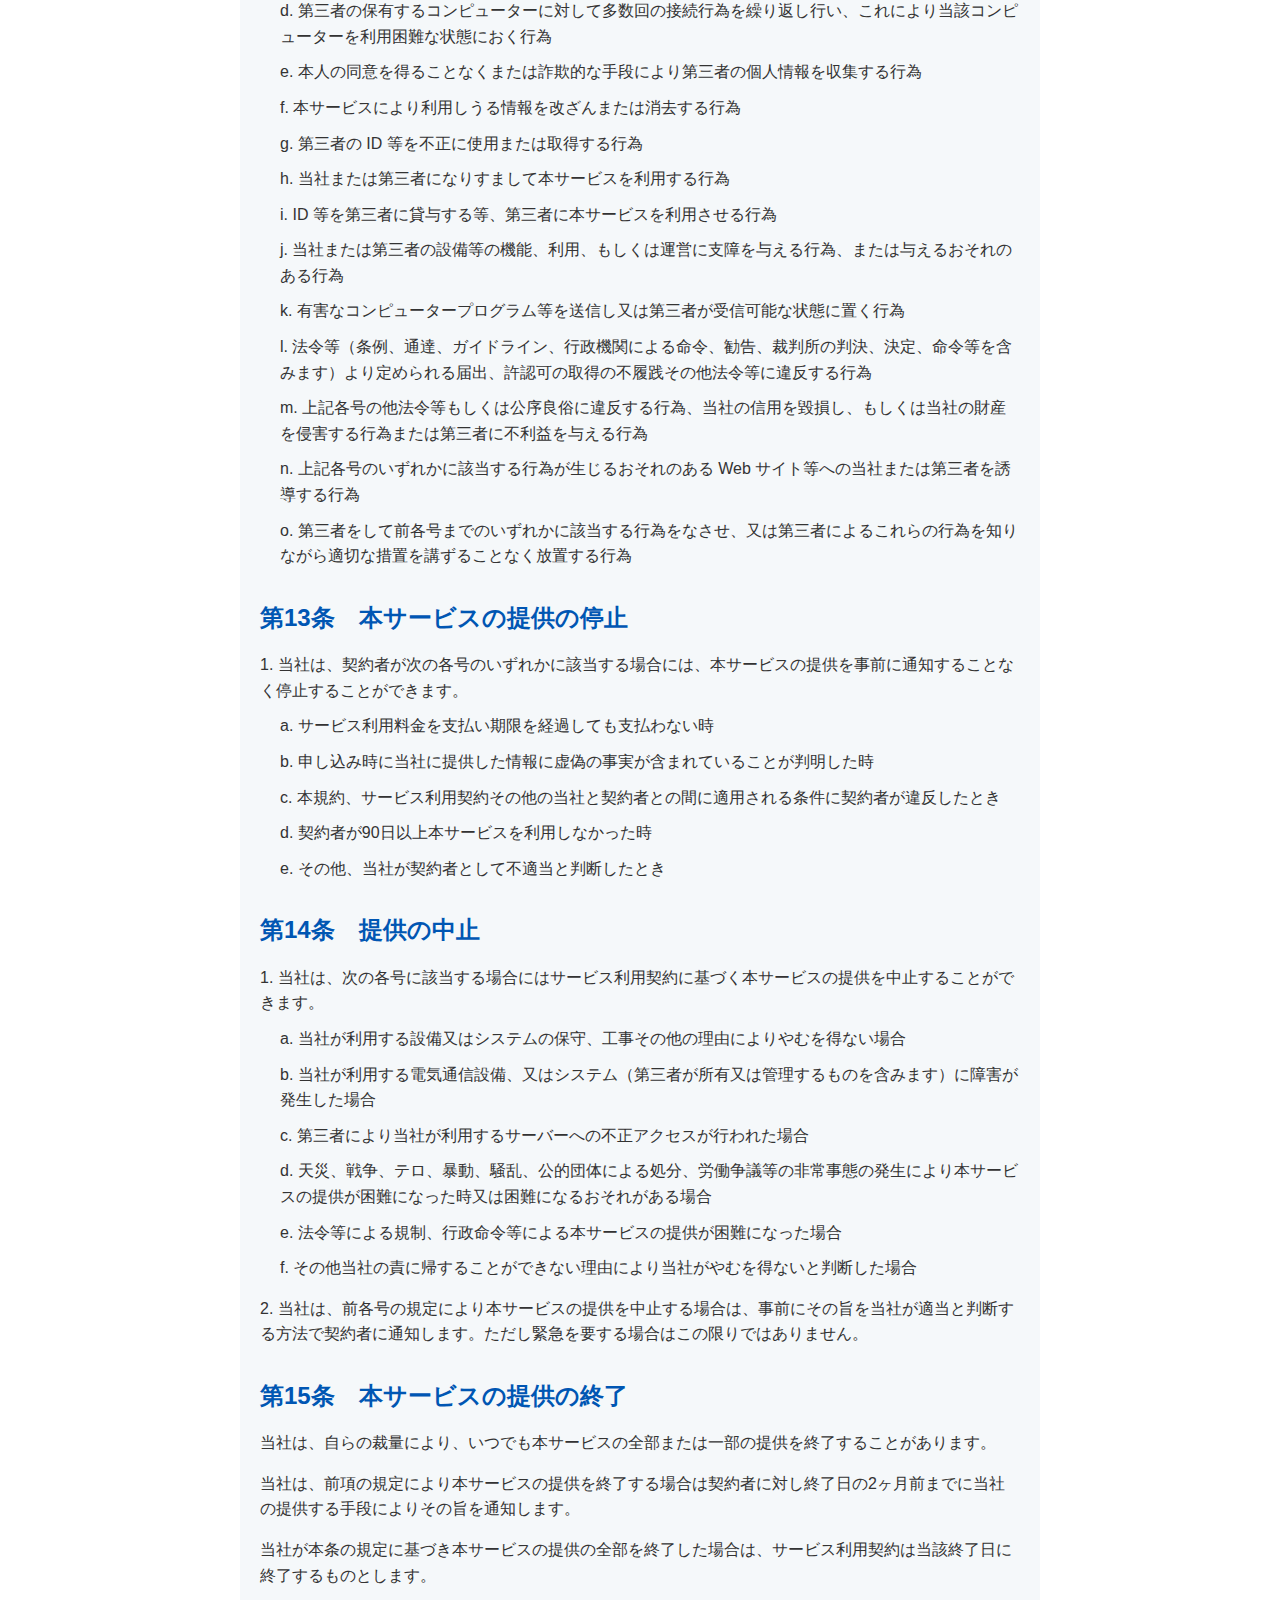
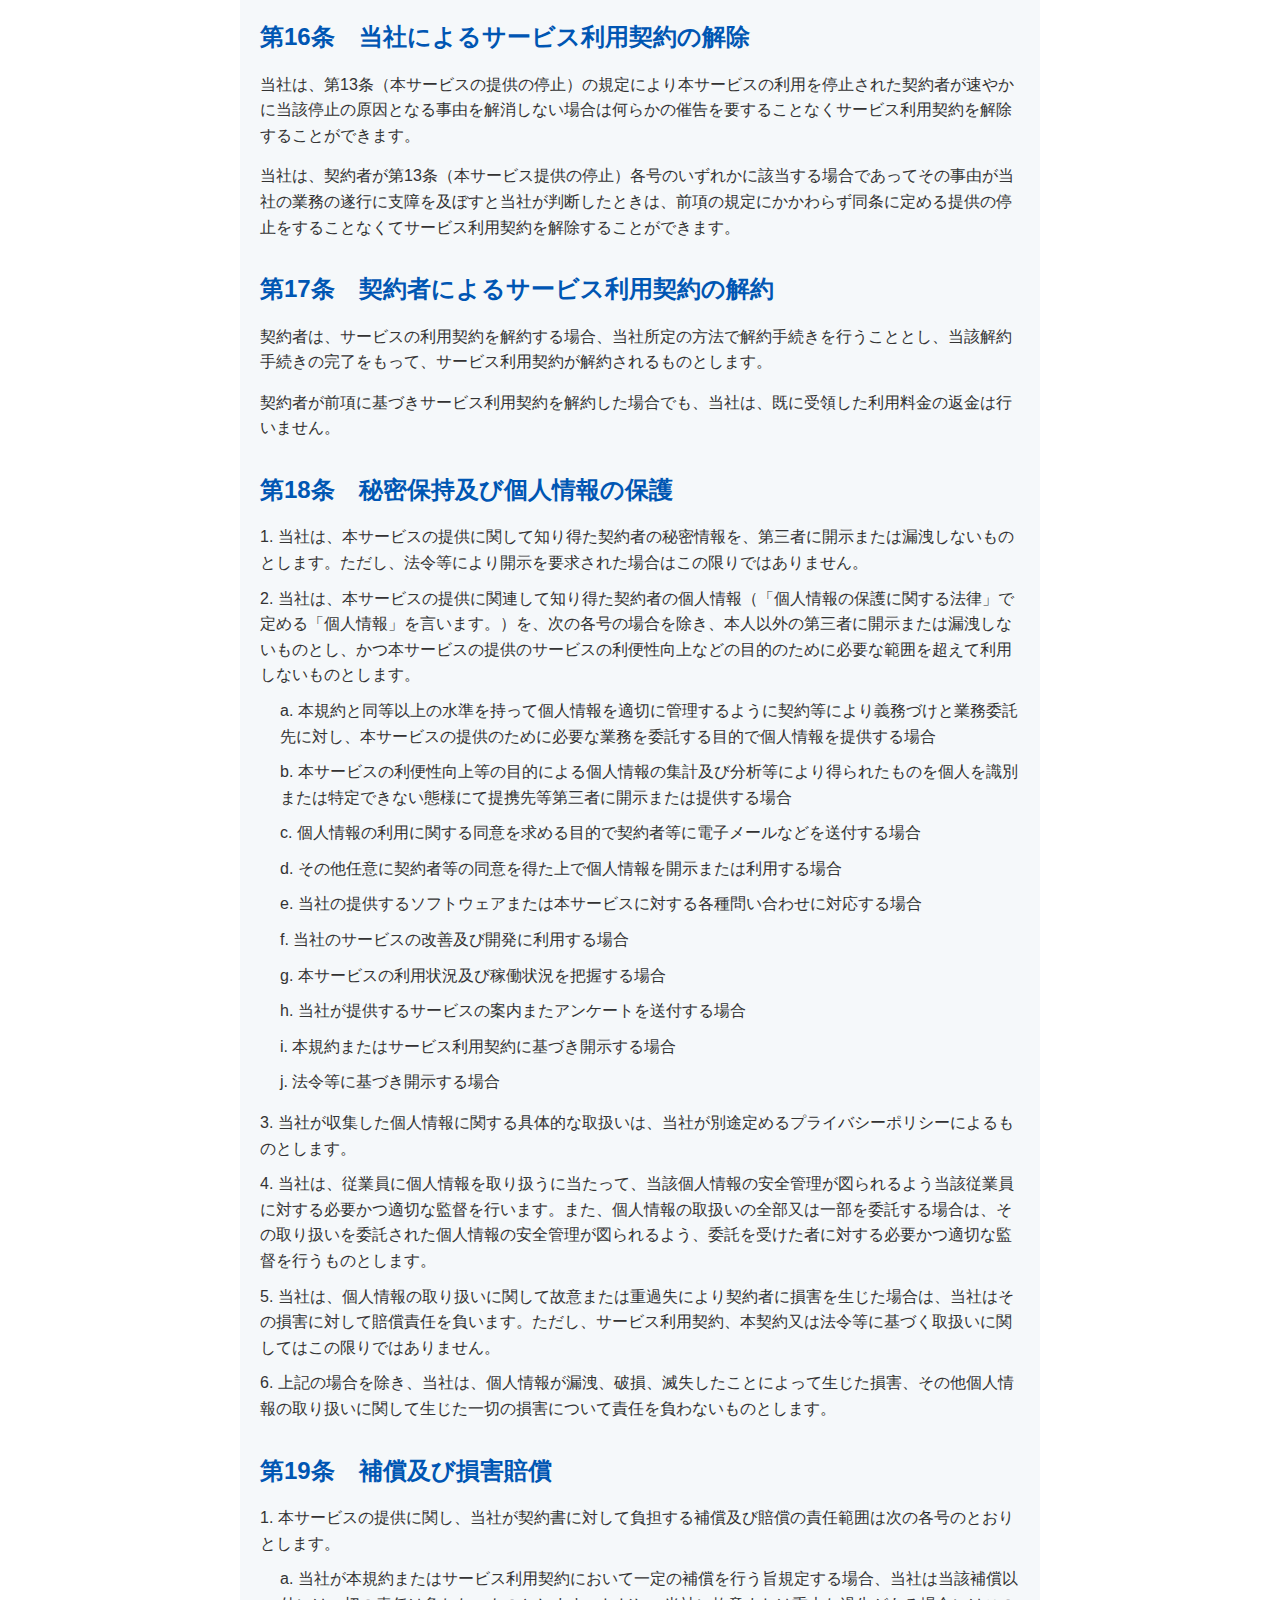
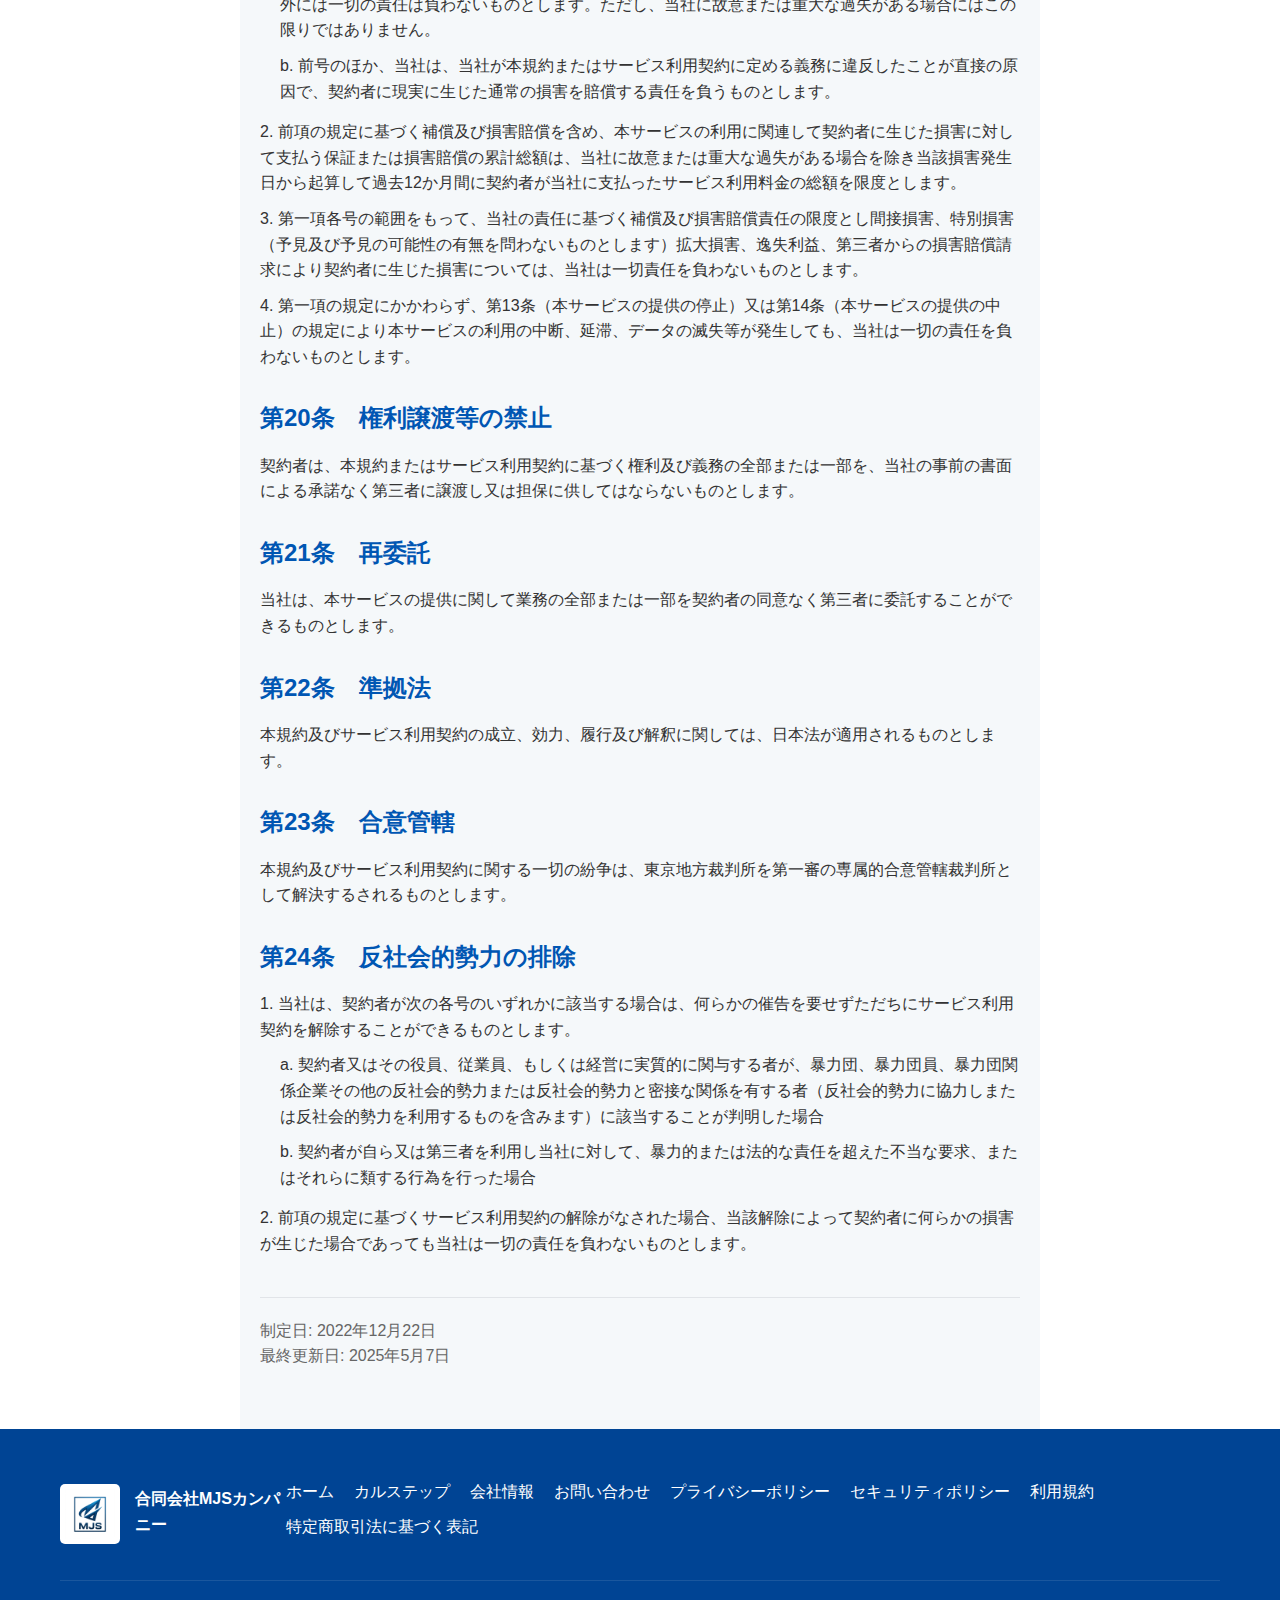
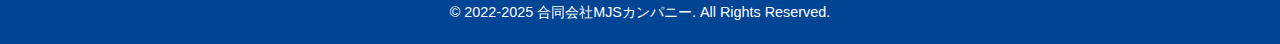
<file: terms.html>
<!DOCTYPE html>
<html lang="ja">
<head>
    <meta charset="UTF-8">
    <meta name="viewport" content="width=device-width, initial-scale=1.0">
    <title>利用規約 | MJSカンパニー</title>
    <link rel="stylesheet" href="assets/css/style.css">
    <link rel="icon" href="assets/images/MJScompanyLogo.png">
    <meta name="description" content="MJSカンパニーの利用規約。本サイトの利用条件・免責事項について説明しています。">
</head>
<body>
    <header class="header">
        <div class="container">
            <div class="header-content">
                <div class="logo">
                    <a href="/MJScompanyHP/">
                        <img src="assets/images/MJScompanyLogo.png" alt="MJSカンパニーロゴ" class="logo-img">
                        <span class="logo-text">合同会社MJSカンパニー</span>
                    </a>
                </div>
                <nav class="nav">
                    <button class="nav-toggle" aria-label="メニューを開く">
                        <span></span>
                        <span></span>
                        <span></span>
                    </button>
                    <ul class="nav-menu">
                        <li><a href="/MJScompanyHP/">ホーム</a></li>
                        <li><a href="https://karustep.netlify.app/">カルステップ</a></li>
                        <li><a href="/MJScompanyHP/about.html">会社情報</a></li>
                        <li><a href="/MJScompanyHP/contact.html">お問い合わせ</a></li>
                    </ul>
                </nav>
            </div>
        </div>
    </header>

    <main>
        <section class="page-header">
            <div class="container">
                <h1>利用規約</h1>
            </div>
        </section>

        <section class="terms-content">
            <div class="container">
                <div class="terms-section">
                    <h2>利用規約</h2>
                    <p>MJSカンパニーサービス利用規約（以下「本規約」といいます。）は、合同会社MJSカンパニー（以下「当社」といいます。）が提供するサービス（以下「本サービス」といいます。）の利用に関する条件を、本サービスの利用にかかる契約（以下「サービス利用規約」といいます。）を当社との間で締結した、または締結を希望する個人、法人、団体または組合（以下「契約者」といいます。）との間で定めるものです。本規約は契約者による本サービスの利用における一切の関係に適用されます。サービス利用契約のお申込み前に必ず内容をご確認ください。</p>
                </div>

                <div class="terms-section">
                    <h2>第1条　本規約の適用範囲</h2>
                    <ol>
                        <li>当社は、本規約およびサービス利用契約に従い、契約者に対し、本サービスを提供します。</li>
                        <li>契約者は、サービス利用契約の申込みと同時に、本規約に同意したものとみなされ、サービス利用契約締結後は、本規約およびサービス利用契約に従って本サービスを利用するものとします。</li>
                        <li>本規約に規定される事項に加え、当社が契約者に通知（郵送、電子メールの送信、当社ウェブサイト上における表示その他の当社が契約者に通知する方法として適当と判断する一切の方法をいいます。以下、同様です。）した本サービスの利用に関する一切の条件は、本規約の一部を構成するものとします。</li>
                    </ol>
                </div>

                <div class="terms-section">
                    <h2>第2条　本規約の変更</h2>
                    <ol>
                        <li>当社は、以下に定める場合に、当社の裁量によって、いつでも本規約を変更することが出来ます。
                            <ol>
                                <li>本規約の変更が、契約者の一般の利益に適合するとき。</li>
                                <li>本規約の変更が、契約をした目的に反せず、かつ、変更の必要性、変更後の内容の相当性、変更の内容その他の変更に係る事情に照らして合理的なものであるとき。</li>
                            </ol>
                        </li>
                        <li>本規約が変更された場合、本サービスの利用条件（本サービスの利用料金を含みます。）は変更後の内容が適用されます。</li>
                        <li>当社は、前項の規定によって本規約を変更する場合は、変更後の本規約の効力発生日の【1ヵ月前まで】に、本規約を変更する旨及び変更後の本規約の内容並びにその効力発生日を、【当社ウェブサイトに掲示する方法】により通知します。</li>
                        <li>契約者が本規約の変更後の効力発生日以降に本サービスを利用した場合、契約者は当該変更後の規約に同意したものとみなします。</li>
                    </ol>
                </div>

                <div class="terms-section">
                    <h2>第3条　本サービスの内容</h2>
                    <ol>
                        <li>当社が本サービスとして提供する役務内容は、別途通知その他の方法により定めるものとします。</li>
                        <li>当社は、当社が必要と判断した場合、契約書の同意を得ることなく本サービスの内容を追加し、変更し、又は削除する事があります。</li>
                    </ol>
                </div>

                <div class="terms-section">
                    <h2>第4条　サービス利用契約の締結</h2>
                    <ol>
                        <li>本サービスの利用を希望する者は、当社が別途通知その他の方法により定める手続きに従って、サービス利用契約に申し込むものとします。</li>
                        <li>サービス利用契約は、前条に規定するサービス利用契約申し込みに対して当社が承諾の通知を発した日をもって成立します。</li>
                        <li>本サービスを複数の場所又は施設利用する場合サービス利用契約は当該場所又は施設ごとに締結する必要があります。</li>
                        <li>当社は、サービス利用契約の申込みをした者が次の各号のいずれかに該当する場合は当該サービス利用契約の申し込みを承諾しないことができます。
                            <ol>
                                <li>本規約またはサービス利用契約を遵守しない恐れがあると当社が判断した場合</li>
                                <li>第13条（本サービスの提供停止）のいずれかの事由に該当するおそれがある場合又は過去に該当した事がある場合</li>
                                <li>サービス利用契約申込時に当社に提供した情報に虚偽の事実が含まれた場合、又は、当社に提供すべき情報の全部もしくは一部を提供しない場合</li>
                                <li>当社との間で他の契約その他の合意に違反するおそれがある場合、又は、過去に違反したことがある場合</li>
                                <li>上記各号の他当社が当該申し込みをした者との間でサービス利用契約を締結することが適当でないと判断した場合</li>
                            </ol>
                        </li>
                    </ol>
                </div>

                <div class="terms-section">
                    <h2>第5条　契約書の氏名等の変更</h2>
                    <ol>
                        <li>契約者は、サービス利用契約申込時に当社に提供した情報に変更があった場合は、速やかにその旨を当社に通知するものとします。</li>
                        <li>前項に定める変更の通知がなされなかったことによって契約者に何らかの損害が発生したとしても当社はその責を負わないものとします。</li>
                    </ol>
                </div>

                <div class="terms-section">
                    <h2>第6条　契約者による設備等の準備</h2>
                    <ol>
                        <li>契約者は、本サービスを利用するために必要となる設備、機器、動作環境等の調達、設置その他の一切の準備を自己の費用と責任において行うものとします。</li>
                    </ol>
                </div>

                <div class="terms-section">
                    <h2>第7条　本サービスに係る知的財産権</h2>
                    <ol>
                        <li>本サービスにおいて当社が提供するソフトウェアコンテンツ等は当社または第三者が著作権その他の知的財産権を有するものであり、契約者は当該ソフトウェアコンテンツ等を複製、翻案、公衆送信（送信可能化を含む）改造、逆コンパイル、逆アセンブル、リバースエンジニアリングその他の一切の改変を加えることは禁止されています。</li>
                        <li>本サービスの利用にあたって、当社は、当社または第三者（以下「権利保有者」と言います。）が権利を保有するソフトウェアを当該権利保有者の許諾のもと提供することがあります。契約者は本サービスにより提供される各権利保有者のソフトウェアを使用するにあたり、当該ソフトウェアのライセンス利用規約その他の利用条件に同意するとともにこれを遵守するものとします。</li>
                        <li>当社は、事由の如何を問わず契約書の同意なく権利保有者によって使用が許諾されたソフトウェアの提供を終了することがあります。</li>
                    </ol>
                </div>

                <div class="terms-section">
                    <h2>第8条　第三者の提供するコンテンツ等へのリンク</h2>
                    <ol>
                        <li>当社は、本サービスの提供にあたり第三者が提供するコンテンツ（広告を含みます）または第三者のウェブサイトへのリンクを契約者に対して表示することがあります。</li>
                        <li>前項の場合において、当社がリンクを表示した第三者のウェブサイトに関し、契約者に何らかの損害または紛争が生じた場合であっても、当社は一切の責任を負わないものとします。</li>
                    </ol>
                </div>

                <div class="terms-section">
                    <h2>第9条　契約者作成情報の取り扱い</h2>
                    <ol>
                        <li>契約者は、本サービスを利用することにより作成し、保存した情報（以下「契約者作成情報」と言います。）のうち、契約者が重要と判断したものを自らの責任においてバックアップして保存するものとします。</li>
                        <li>契約者は、サービス利用契約が終了する場合、自らの責任及び費用の負担により必要な契約者作成情報をダウンロードして取得するものとします。</li>
                        <li>当社は、サービス利用契約が終了した場合、すべての契約者作成情報を消去致します。契約者は、サービス利用契約の終了後、契約者作成情報を一切利用することができなくなります。</li>
                        <li>契約者作成情報の作成、保存及び利用は、契約者の責任において行われます。当社は、契約者作成情報の内容等についていかなる保証も行わず、また契約者作成情報に起因して生じたいかなる損害についても一切の責任は負わないものとします。</li>
                        <li>契約者は、当社に対し契約者作成条項に基づいて生成した統計情報を提供するものとし、また当社が当該統計情報を以下の範囲で、利用することを許諾するものとします。
                            <ol>
                                <li>契約者に応じてカスタマイズしたコンテンツの提供</li>
                                <li>当社のサービス（本サービスに限りません。以下同様です）の改善及び開発</li>
                                <li>当社のサービス利用状況、稼働状況の把握</li>
                                <li>個人を特定しない統計情報を利用したサービスの提供</li>
                            </ol>
                        </li>
                        <li>当社は、前項に基づいて契約者から提供された統計情報を第三者に開示することができるものとします。</li>
                    </ol>
                </div>

                <div class="terms-section">
                    <h2>第10条 　ID 等の管理</h2>
                    <ol>
                        <li>契約者は、本サービスの利用にあたって、当社から付与された ID 及びパスワード（以下「 ID 等」といいます。）と自らの責任において管理するものとします。</li>
                        <li>契約者は 、ID 等を第三者に利用させてはならず。また当該 ID 等につき貸与、譲渡、名義変更、その他第三者に権利を設定する一切の行為をしてはならないものとします。</li>
                        <li>ID 等の管理不十分、使用上の過誤、第三者の使用等による損害の責任は契約者が負うものとし、当社は一切責任を負わないものとします。</li>
                        <li>契約者のID 等を利用して行われた行為は、当該ID等を保有している契約者の行為とみなされます。当該行為から契約者または第三者に損害が生じた場合であっても、当社は一切の責任を負わないものとします。</li>
                        <li>契約者は 、ID 等が盗難された場合、 ID等を紛失もしくは失念した場合、または 、ID 等が第三者に使用されていることが判明した場合（これらの恐れがある場合も含みます）には、直ちに当社にその旨連絡するとともに当社からの指示がある場合にはこれに従うものとします。</li>
                    </ol>
                </div>

                <div class="terms-section">
                    <h2>第11条　サービス利用料金</h2>
                    <ol>
                        <li>サービス利用契約に基づく本サービス利用の対価（以下「サービス利用料金」といいます。」は当社が別途定めるとおりとします。</li>
                        <li>当社は、別途通知する場合を除き、サービス利用料金につき暦年単位で計算して請求します。</li>
                        <li>契約者は、サービス利用料金を当社から通知された期日及び方法に従って支払うものとします。</li>
                        <li>契約者は第13条（本サービスの提供の停止）の規定により本サービスの提供が停止された場合であっても、当該停止されている期間に関わるサービス利用料金を支払う義務をものとします。</li>
                        <li>当社の責に帰すべき事由により本サービスがまったく利用できない状態が生じ、かつ当社がそのことを知った時から連続して18時間を超えて当該状態が継続した場合は、契約者の請求により、利用が全くできない状態であることを当社が知った時から本サービスが再び利用可能な状態となった時までの時間を24除した数（小数点以下の端数は切り捨てます）に1ヶ月分に相当するサービス利用料金の30分の1を乗じた額を返還します。ただし契約者が当該請求をなしえることとなった日から1ヶ月以内に当社に請求しなかった場合、契約者は当該返還請求権を失うものとします。</li>
                        <li>契約書は、当社の責に帰すべき事由によりサービス利用契約が解除された場合を除き、サービス利用契約に定める利用期間が満了するまでの期間に係るサービス利用料金を支払う義務を負うものとします。当社の責に帰すべき債務不履行を理由としてサービス利用契約が解除された場合、契約者は当該解除の効力が発生する日が属する月の翌月以降にかかるサービス利用料金を支払う義務を負わないものとします。</li>
                        <li>前各号に掲げるもののほか、本サービスの利用に必要な当社が提供するソフトウェアに対するサポートの内容及び対価は、当社が別途定めるとおりとします。</li>
                    </ol>
                </div>
                <div class="terms-section">
                    <h2>第12条　禁止行為</h2>
                    <ol>
                        <li>契約者は、本サービスを利用するにあたって以下の行為を行ってはならないものとします。
                            <ol>
                                <li>当社または第三者の著作権、商標権、その他知的財産権を侵害する行為または侵害する恐れのある行為</li>
                                <li>当社または第三者の財産、プライバシーもしくは肖像権を侵害する行為または侵害する恐れのある行為</li>
                                <li>当社または第三者を差別、誹謗中傷もしくは侮辱し、もしくは第三者への差別を助長し、又は当社もしくは第三者の名誉もしくは信用を毀損する行為</li>
                                <li>第三者の保有するコンピューターに対して多数回の接続行為を繰り返し行い、これにより当該コンピューターを利用困難な状態におく行為</li>
                                <li>本人の同意を得ることなくまたは詐欺的な手段により第三者の個人情報を収集する行為</li>
                                <li>本サービスにより利用しうる情報を改ざんまたは消去する行為</li>
                                <li>第三者の ID 等を不正に使用または取得する行為</li>
                                <li>当社または第三者になりすまして本サービスを利用する行為</li>
                                <li>ID 等を第三者に貸与する等、第三者に本サービスを利用させる行為</li>
                                <li>当社または第三者の設備等の機能、利用、もしくは運営に支障を与える行為、または与えるおそれのある行為</li>
                                <li>有害なコンピュータープログラム等を送信し又は第三者が受信可能な状態に置く行為</li>
                                <li>法令等（条例、通達、ガイドライン、行政機関による命令、勧告、裁判所の判決、決定、命令等を含みます）より定められる届出、許認可の取得の不履践その他法令等に違反する行為</li>
                                <li>上記各号の他法令等もしくは公序良俗に違反する行為、当社の信用を毀損し、もしくは当社の財産を侵害する行為または第三者に不利益を与える行為</li>
                                <li>上記各号のいずれかに該当する行為が生じるおそれのある Web サイト等への当社または第三者を誘導する行為</li>
                                <li>第三者をして前各号までのいずれかに該当する行為をなさせ、又は第三者によるこれらの行為を知りながら適切な措置を講ずることなく放置する行為</li>
                            </ol>
                        </li>
                    </ol>
                </div>

                <div class="terms-section">
                    <h2>第13条　本サービスの提供の停止</h2>
                    <ol>
                        <li>当社は、契約者が次の各号のいずれかに該当する場合には、本サービスの提供を事前に通知することなく停止することができます。
                            <ol>
                                <li>サービス利用料金を支払い期限を経過しても支払わない時</li>
                                <li>申し込み時に当社に提供した情報に虚偽の事実が含まれていることが判明した時</li>
                                <li>本規約、サービス利用契約その他の当社と契約者との間に適用される条件に契約者が違反したとき</li>
                                <li>契約者が90日以上本サービスを利用しなかった時</li>
                                <li>その他、当社が契約者として不適当と判断したとき</li>
                            </ol>
                        </li>
                    </ol>
                </div>

                <div class="terms-section">
                    <h2>第14条　提供の中止</h2>
                    <ol>
                        <li>当社は、次の各号に該当する場合にはサービス利用契約に基づく本サービスの提供を中止することができます。
                            <ol>
                                <li>当社が利用する設備又はシステムの保守、工事その他の理由によりやむを得ない場合</li>
                                <li>当社が利用する電気通信設備、又はシステム（第三者が所有又は管理するものを含みます）に障害が発生した場合</li>
                                <li>第三者により当社が利用するサーバーへの不正アクセスが行われた場合</li>
                                <li>天災、戦争、テロ、暴動、騒乱、公的団体による処分、労働争議等の非常事態の発生により本サービスの提供が困難になった時又は困難になるおそれがある場合</li>
                                <li>法令等による規制、行政命令等による本サービスの提供が困難になった場合</li>
                                <li>その他当社の責に帰することができない理由により当社がやむを得ないと判断した場合</li>
                            </ol>
                        </li>
                        <li>当社は、前各号の規定により本サービスの提供を中止する場合は、事前にその旨を当社が適当と判断する方法で契約者に通知します。ただし緊急を要する場合はこの限りではありません。</li>
                    </ol>
                </div>

                <div class="terms-section">
                    <h2>第15条　本サービスの提供の終了</h2>
                    <p>当社は、自らの裁量により、いつでも本サービスの全部または一部の提供を終了することがあります。</p>
                    <p>当社は、前項の規定により本サービスの提供を終了する場合は契約者に対し終了日の2ヶ月前までに当社の提供する手段によりその旨を通知します。</p>
                    <p>当社が本条の規定に基づき本サービスの提供の全部を終了した場合は、サービス利用契約は当該終了日に終了するものとします。</p>
                </div>

                <div class="terms-section">
                    <h2>第16条　当社によるサービス利用契約の解除</h2>
                    <p>当社は、第13条（本サービスの提供の停止）の規定により本サービスの利用を停止された契約者が速やかに当該停止の原因となる事由を解消しない場合は何らかの催告を要することなくサービス利用契約を解除することができます。</p>
                    <p>当社は、契約者が第13条（本サービス提供の停止）各号のいずれかに該当する場合であってその事由が当社の業務の遂行に支障を及ぼすと当社が判断したときは、前項の規定にかかわらず同条に定める提供の停止をすることなくてサービス利用契約を解除することができます。</p>
                </div>

                <div class="terms-section">
                    <h2>第17条　契約者によるサービス利用契約の解約</h2>
                    <p>契約者は、サービスの利用契約を解約する場合、当社所定の方法で解約手続きを行うこととし、当該解約手続きの完了をもって、サービス利用契約が解約されるものとします。</p>
                    <p>契約者が前項に基づきサービス利用契約を解約した場合でも、当社は、既に受領した利用料金の返金は行いません。</p>
                </div>

                <div class="terms-section">
                    <h2>第18条　秘密保持及び個人情報の保護</h2>
                    <ol>
                        <li>当社は、本サービスの提供に関して知り得た契約者の秘密情報を、第三者に開示または漏洩しないものとします。ただし、法令等により開示を要求された場合はこの限りではありません。</li>
                        <li>当社は、本サービスの提供に関連して知り得た契約者の個人情報（「個人情報の保護に関する法律」で定める「個人情報」を言います。）を、次の各号の場合を除き、本人以外の第三者に開示または漏洩しないものとし、かつ本サービスの提供のサービスの利便性向上などの目的のために必要な範囲を超えて利用しないものとします。
                            <ol>
                                <li>本規約と同等以上の水準を持って個人情報を適切に管理するように契約等により義務づけと業務委託先に対し、本サービスの提供のために必要な業務を委託する目的で個人情報を提供する場合</li>
                                <li>本サービスの利便性向上等の目的による個人情報の集計及び分析等により得られたものを個人を識別または特定できない態様にて提携先等第三者に開示または提供する場合</li>
                                <li>個人情報の利用に関する同意を求める目的で契約者等に電子メールなどを送付する場合</li>
                                <li>その他任意に契約者等の同意を得た上で個人情報を開示または利用する場合</li>
                                <li>当社の提供するソフトウェアまたは本サービスに対する各種問い合わせに対応する場合</li>
                                <li>当社のサービスの改善及び開発に利用する場合</li>
                                <li>本サービスの利用状況及び稼働状況を把握する場合</li>
                                <li>当社が提供するサービスの案内またアンケートを送付する場合</li>
                                <li>本規約またはサービス利用契約に基づき開示する場合</li>
                                <li>法令等に基づき開示する場合</li>
                            </ol>
                        </li>
                        <li>当社が収集した個人情報に関する具体的な取扱いは、当社が別途定めるプライバシーポリシーによるものとします。</li>
                        <li>当社は、従業員に個人情報を取り扱うに当たって、当該個人情報の安全管理が図られるよう当該従業員に対する必要かつ適切な監督を行います。また、個人情報の取扱いの全部又は一部を委託する場合は、その取り扱いを委託された個人情報の安全管理が図られるよう、委託を受けた者に対する必要かつ適切な監督を行うものとします。</li>
                        <li>当社は、個人情報の取り扱いに関して故意または重過失により契約者に損害を生じた場合は、当社はその損害に対して賠償責任を負います。ただし、サービス利用契約、本契約又は法令等に基づく取扱いに関してはこの限りではありません。</li>
                        <li>上記の場合を除き、当社は、個人情報が漏洩、破損、滅失したことによって生じた損害、その他個人情報の取り扱いに関して生じた一切の損害について責任を負わないものとします。</li>
                    </ol>
                </div>

                <div class="terms-section">
                    <h2>第19条　補償及び損害賠償</h2>
                    <ol>
                        <li>本サービスの提供に関し、当社が契約書に対して負担する補償及び賠償の責任範囲は次の各号のとおりとします。
                            <ol>
                                <li>当社が本規約またはサービス利用契約において一定の補償を行う旨規定する場合、当社は当該補償以外には一切の責任は負わないものとします。ただし、当社に故意または重大な過失がある場合にはこの限りではありません。</li>
                                <li>前号のほか、当社は、当社が本規約またはサービス利用契約に定める義務に違反したことが直接の原因で、契約者に現実に生じた通常の損害を賠償する責任を負うものとします。</li>
                            </ol>
                        </li>
                        <li>前項の規定に基づく補償及び損害賠償を含め、本サービスの利用に関連して契約者に生じた損害に対して支払う保証または損害賠償の累計総額は、当社に故意または重大な過失がある場合を除き当該損害発生日から起算して過去12か月間に契約者が当社に支払ったサービス利用料金の総額を限度とします。</li>
                        <li>第一項各号の範囲をもって、当社の責任に基づく補償及び損害賠償責任の限度とし間接損害、特別損害（予見及び予見の可能性の有無を問わないものとします）拡大損害、逸失利益、第三者からの損害賠償請求により契約者に生じた損害については、当社は一切責任を負わないものとします。</li>
                        <li>第一項の規定にかかわらず、第13条（本サービスの提供の停止）又は第14条（本サービスの提供の中止）の規定により本サービスの利用の中断、延滞、データの滅失等が発生しても、当社は一切の責任を負わないものとします。</li>
                    </ol>
                </div>

                <div class="terms-section">
                    <h2>第20条　権利譲渡等の禁止</h2>
                    <p>契約者は、本規約またはサービス利用契約に基づく権利及び義務の全部または一部を、当社の事前の書面による承諾なく第三者に譲渡し又は担保に供してはならないものとします。</p>
                </div>

                <div class="terms-section">
                    <h2>第21条　再委託</h2>
                    <p>当社は、本サービスの提供に関して業務の全部または一部を契約者の同意なく第三者に委託することができるものとします。</p>
                </div>

                <div class="terms-section">
                    <h2>第22条　準拠法</h2>
                    <p>本規約及びサービス利用契約の成立、効力、履行及び解釈に関しては、日本法が適用されるものとします。</p>
                </div>

                <div class="terms-section">
                    <h2>第23条　合意管轄</h2>
                    <p>本規約及びサービス利用契約に関する一切の紛争は、東京地方裁判所を第一審の専属的合意管轄裁判所として解決するされるものとします。</p>
                </div>

                <div class="terms-section">
                    <h2>第24条　反社会的勢力の排除</h2>
                    <ol>
                        <li>当社は、契約者が次の各号のいずれかに該当する場合は、何らかの催告を要せずただちにサービス利用契約を解除することができるものとします。
                            <ol>
                                <li>契約者又はその役員、従業員、もしくは経営に実質的に関与する者が、暴力団、暴力団員、暴力団関係企業その他の反社会的勢力または反社会的勢力と密接な関係を有する者（反社会的勢力に協力しまたは反社会的勢力を利用するものを含みます）に該当することが判明した場合</li>
                                <li>契約者が自ら又は第三者を利用し当社に対して、暴力的または法的な責任を超えた不当な要求、またはそれらに類する行為を行った場合</li>
                            </ol>
                        </li>
                        <li>前項の規定に基づくサービス利用契約の解除がなされた場合、当該解除によって契約者に何らかの損害が生じた場合であっても当社は一切の責任を負わないものとします。</li>
                    </ol>
                </div>

                <div class="terms-date">
                    <p>制定日: 2022年12月22日</p>
                    <p>最終更新日: 2025年5月7日</p>
                </div>
            </div>
        </section>
    </main>

    <footer class="footer">
        <div class="container">
            <div class="footer-content">
                <div class="footer-logo">
                    <img src="assets/images/MJScompanyLogo.png" alt="MJSカンパニーロゴ" class="footer-logo-img">
                    <div class="footer-company-info">
                        <p class="footer-company-name">合同会社MJSカンパニー</p>
                    </div>
                </div>
                <div class="footer-links">
                    <ul>
                        <li><a href="/MJScompanyHP/">ホーム</a></li>
                        <li><a href="https://karustep.netlify.app/">カルステップ</a></li>
                        <li><a href="/MJScompanyHP/about.html">会社情報</a></li>
                        <li><a href="/MJScompanyHP/contact.html">お問い合わせ</a></li>
                        <li><a href="/MJScompanyHP/privacy.html">プライバシーポリシー</a></li>
                        <li><a href="/MJScompanyHP/security.html">セキュリティポリシー</a></li>
                        <li><a href="/MJScompanyHP/terms.html">利用規約</a></li>
                        <li><a href="/MJScompanyHP/tokusho.html">特定商取引法に基づく表記</a></li>
                    </ul>
                </div>
            </div>
            <div class="footer-bottom">
                <p>&copy; 2022-2025 合同会社MJSカンパニー. All Rights Reserved.</p>
            </div>
        </div>
    </footer>

    <script src="assets/js/main.js"></script>
</body>
</html>
</file>
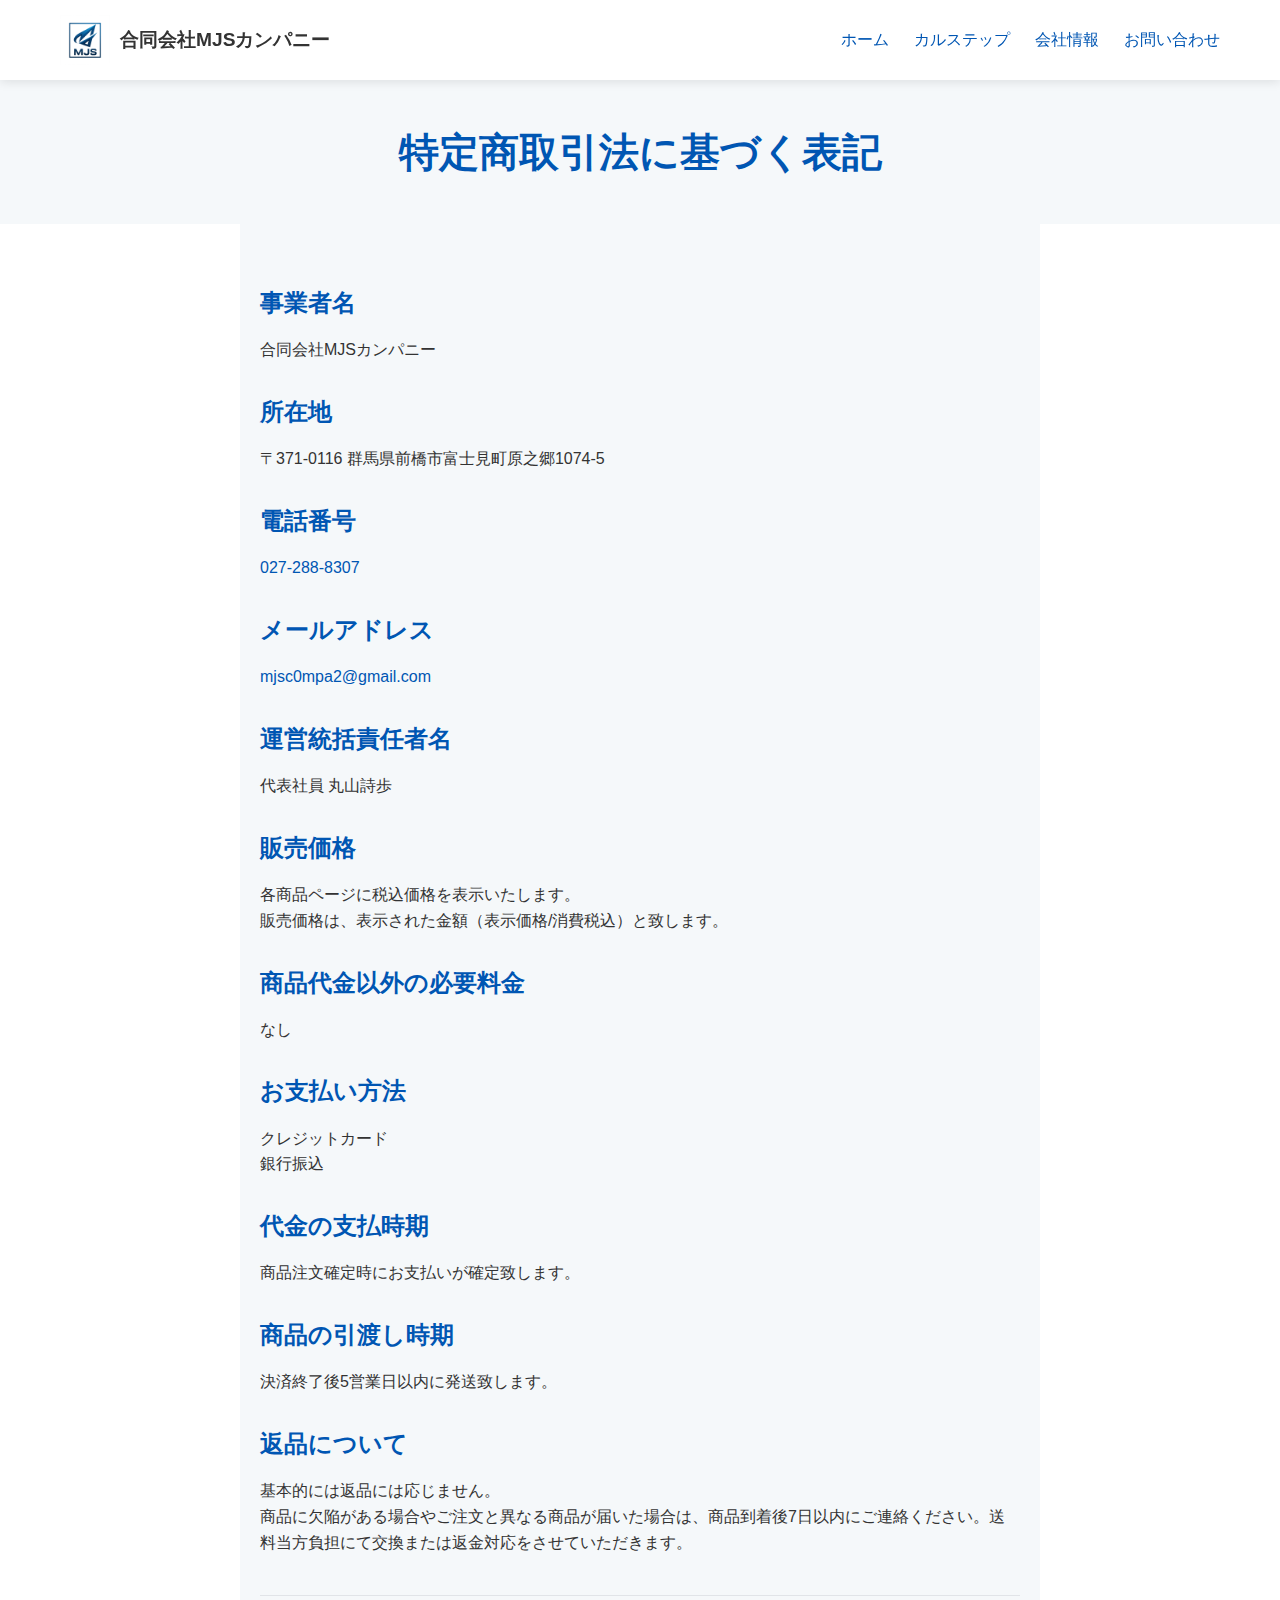
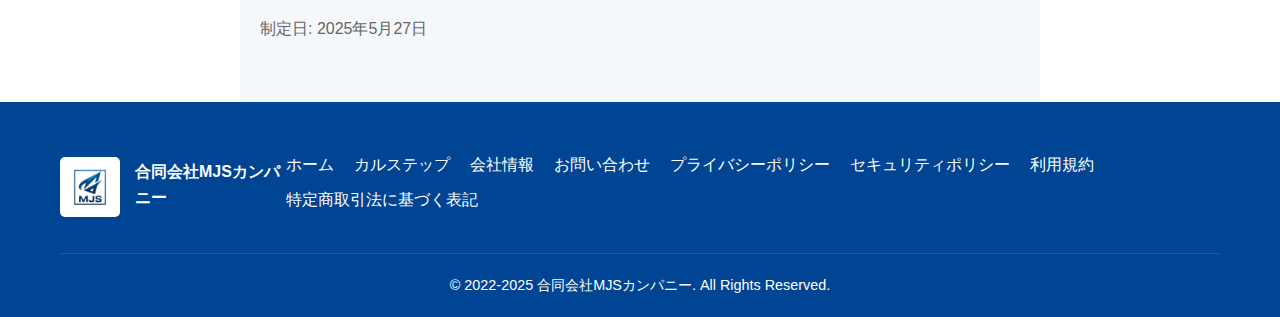
<file: tokusho.html>
<!DOCTYPE html>
<html lang="ja">
<head>
    <meta charset="UTF-8">
    <meta name="viewport" content="width=device-width, initial-scale=1.0">
    <title>特定商取引法に基づく表記 | MJSカンパニー</title>
    <link rel="stylesheet" href="assets/css/style.css">
    <link rel="icon" href="assets/images/MJScompanyLogo.png">
    <meta name="description" content="MJSカンパニーの特定商取引法に基づく表記。事業者情報、販売価格、支払い方法などについて説明しています。">
</head>
<body>
    <header class="header">
        <div class="container">
            <div class="header-content">
                <div class="logo">
                    <a href="/MJScompanyHP/">
                        <img src="assets/images/MJScompanyLogo.png" alt="MJSカンパニーロゴ" class="logo-img">
                        <span class="logo-text">合同会社MJSカンパニー</span>
                    </a>
                </div>
                <nav class="nav">
                    <button class="nav-toggle" aria-label="メニューを開く">
                        <span></span>
                        <span></span>
                        <span></span>
                    </button>
                    <ul class="nav-menu">
                        <li><a href="/MJScompanyHP/">ホーム</a></li>
                        <li><a href="https://karustep.netlify.app/">カルステップ</a></li>
                        <li><a href="/MJScompanyHP/about.html">会社情報</a></li>
                        <li><a href="/MJScompanyHP/contact.html">お問い合わせ</a></li>
                    </ul>
                </nav>
            </div>
        </div>
    </header>

    <main>
        <section class="page-header">
            <div class="container">
                <h1>特定商取引法に基づく表記</h1>
            </div>
        </section>

        <section class="privacy-content">
            <div class="container">
                <div class="policy-section">
                    <h2>事業者名</h2>
                    <p>合同会社MJSカンパニー</p>
                </div>

                <div class="policy-section">
                    <h2>所在地</h2>
                    <p>〒371-0116 群馬県前橋市富士見町原之郷1074-5</p>
                </div>

                <div class="policy-section">
                    <h2>電話番号</h2>
                    <p><a href="tel:027-288-8307">027-288-8307</a></p>
                </div>

                <div class="policy-section">
                    <h2>メールアドレス</h2>
                    <p><a href="mailto:mjsc0mpa2@gmail.com">mjsc0mpa2@gmail.com</a></p>
                </div>

                <div class="policy-section">
                    <h2>運営統括責任者名</h2>
                    <p>代表社員 丸山詩歩</p>
                </div>

                <div class="policy-section">
                    <h2>販売価格</h2>
                    <p>各商品ページに税込価格を表示いたします。<br>
                    販売価格は、表示された金額（表示価格/消費税込）と致します。</p>
                </div>

                <div class="policy-section">
                    <h2>商品代金以外の必要料金</h2>
                    <p>なし</p>
                </div>

                <div class="policy-section">
                    <h2>お支払い方法</h2>
                    <p>クレジットカード<br>
                    銀行振込</p>
                </div>

                <div class="policy-section">
                    <h2>代金の支払時期</h2>
                    <p>商品注文確定時にお支払いが確定致します。</p>
                </div>

                <div class="policy-section">
                    <h2>商品の引渡し時期</h2>
                    <p>決済終了後5営業日以内に発送致します。</p>
                </div>

                <div class="policy-section">
                    <h2>返品について</h2>
                    <p>基本的には返品には応じません。<br>
                    商品に欠陥がある場合やご注文と異なる商品が届いた場合は、商品到着後7日以内にご連絡ください。送料当方負担にて交換または返金対応をさせていただきます。</p>
                </div>

                <div class="policy-date">
                    <p>制定日: 2025年5月27日</p>
                </div>
            </div>
        </section>
    </main>

    <footer class="footer">
        <div class="container">
            <div class="footer-content">
                <div class="footer-logo">
                    <img src="assets/images/MJScompanyLogo.png" alt="MJSカンパニーロゴ" class="footer-logo-img">
                    <div class="footer-company-info">
                        <p class="footer-company-name">合同会社MJSカンパニー</p>
                    </div>
                </div>
                <div class="footer-links">
                    <ul>
                        <li><a href="/MJScompanyHP/">ホーム</a></li>
                        <li><a href="https://karustep.netlify.app/">カルステップ</a></li>
                        <li><a href="/MJScompanyHP/about.html">会社情報</a></li>
                        <li><a href="/MJScompanyHP/contact.html">お問い合わせ</a></li>
                        <li><a href="/MJScompanyHP/privacy.html">プライバシーポリシー</a></li>
                        <li><a href="/MJScompanyHP/security.html">セキュリティポリシー</a></li>
                        <li><a href="/MJScompanyHP/terms.html">利用規約</a></li>
                        <li><a href="/MJScompanyHP/tokusho.html">特定商取引法に基づく表記</a></li>
                    </ul>
                </div>
            </div>
            <div class="footer-bottom">
                <p>&copy; 2022-2025 合同会社MJSカンパニー. All Rights Reserved.</p>
            </div>
        </div>
    </footer>

    <script src="assets/js/main.js"></script>
</body>
</html>
</file>
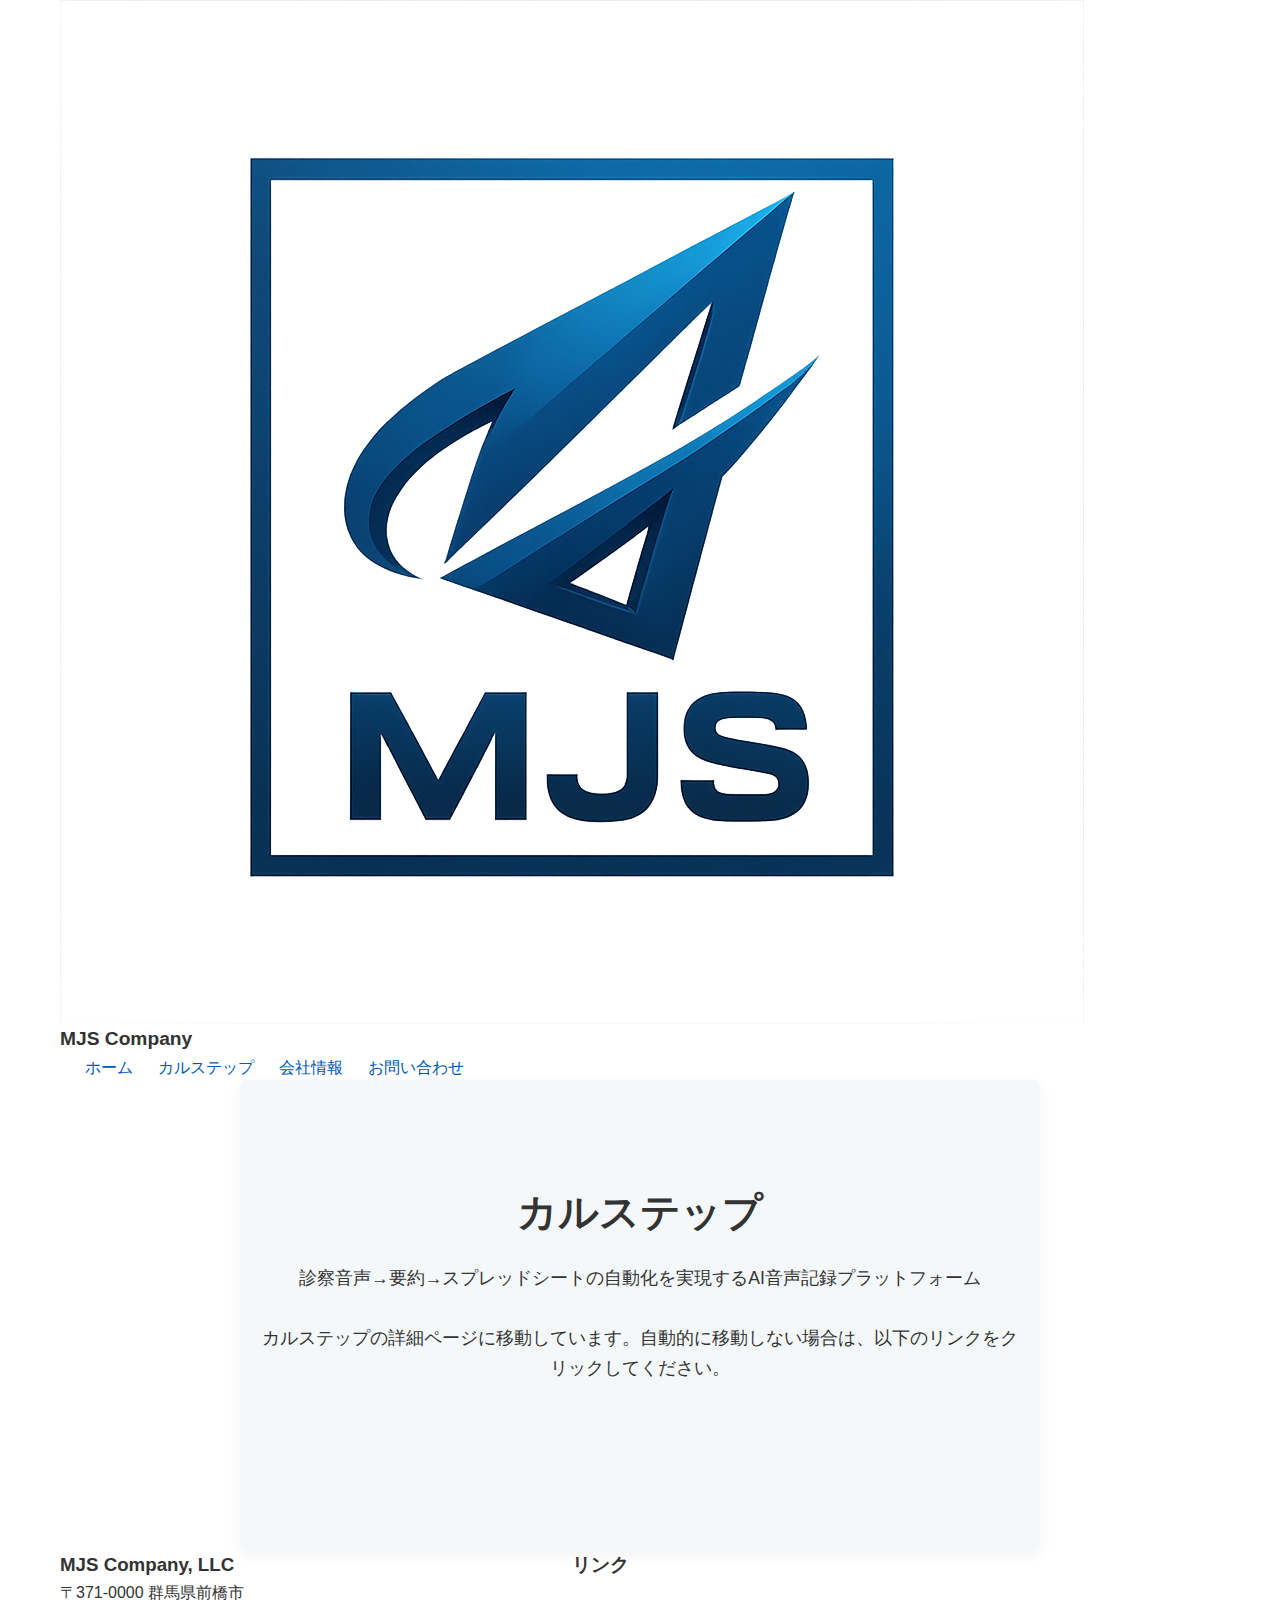
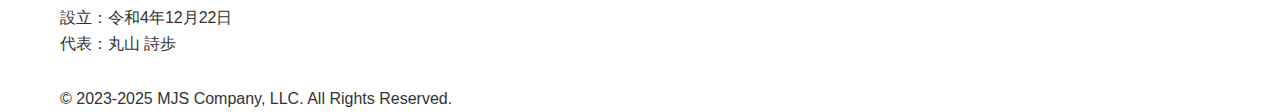
<file: products/karustep.html>
<!DOCTYPE html>
<html lang="ja">
<head>
  <meta charset="UTF-8">
  <meta name="viewport" content="width=device-width, initial-scale=1.0">
  <title>カルステップ - MJS Company, LLC</title>
  <meta name="description" content="カルステップは、診察音声→要約→スプレッドシートの自動化を実現するAI音声記録プラットフォームです。">
  <link rel="stylesheet" href="https://fonts.googleapis.com/css2?family=Noto+Sans+JP:wght@400;500;700&display=swap">
  <link rel="stylesheet" href="../assets/css/style.css">
  <link rel="icon" href="../assets/images/MJScompanyLogo.png">
  <meta http-equiv="refresh" content="5; URL=https://karustep.netlify.app/">
  <style>
    .redirect-container {
      text-align: center;
      padding: 100px 20px;
      max-width: 800px;
      margin: 0 auto;
    }
    .redirect-container h1 {
      margin-bottom: 20px;
      font-size: 2.5rem;
      font-weight: 700;
      color: var(--gray-900);
      position: relative;
      display: inline-block;
    }
    .redirect-container h1::after {
      content: '';
      position: absolute;
      bottom: -10px;
      left: 50%;
      transform: translateX(-50%);
      width: 60px;
      height: 4px;
      background: var(--gradient-primary);
      border-radius: 2px;
    }
    .redirect-container p {
      margin-bottom: 30px;
      font-size: 1.1rem;
      color: var(--gray-600);
      line-height: 1.7;
    }
    .redirect-link {
      display: inline-block;
      font-weight: 600;
      background: var(--gradient-primary);
      -webkit-background-clip: text;
      -webkit-text-fill-color: transparent;
      background-clip: text;
      font-size: 1.2rem;
      text-decoration: none;
      position: relative;
      padding-bottom: 5px;
      transition: var(--transition-base);
    }
    .redirect-link::after {
      content: '';
      position: absolute;
      bottom: 0;
      left: 0;
      width: 100%;
      height: 2px;
      background: var(--gradient-primary);
      transform: scaleX(0);
      transition: var(--transition-base);
    }
    .redirect-link:hover::after {
      transform: scaleX(1);
    }
  </style>
</head>
<body>
  <!-- Header -->
  <header>
    <div class="container header-container">
      <div class="logo">
        <a href="../index.html">
          <img src="../assets/images/MJScompanyLogo.png" alt="MJS Company Logo">
        </a>
        <div class="logo-text">MJS Company</div>
      </div>
      <nav>
        <ul class="nav-menu">
          <li><a href="../index.html">ホーム</a></li>
          <li><a href="https://karustep.netlify.app/" target="_blank">カルステップ</a></li>
          <li><a href="../about.html">会社情報</a></li>
          <li><a href="../contact.html">お問い合わせ</a></li>
        </ul>
        <div class="nav-toggle">
          <span></span>
          <span></span>
          <span></span>
        </div>
      </nav>
    </div>
  </header>

  <!-- Redirect Content -->
  <section class="redirect-container">
    <h1>カルステップ</h1>
    <p>診察音声→要約→スプレッドシートの自動化を実現するAI音声記録プラットフォーム</p>
    <p>カルステップの詳細ページに移動しています。自動的に移動しない場合は、以下のリンクをクリックしてください。</p>
    <a href="https://karustep.netlify.app/" class="redirect-link" target="_blank">カルステップの詳細を見る</a>
  </section>

  <!-- Footer -->
  <footer>
    <div class="container">
      <div class="footer-content">
        <div class="footer-info">
          <h3>MJS Company, LLC</h3>
          <p>〒371-0000 群馬県前橋市</p>
          <p>設立：令和4年12月22日</p>
          <p>代表：丸山 詩歩</p>
        </div>
        <div class="footer-links">
          <h3>リンク</h3>
          <ul>
            <li><a href="../index.html">ホーム</a></li>
            <li><a href="https://karustep.netlify.app/" target="_blank">カルステップ</a></li>
            <li><a href="../about.html">会社情報</a></li>
            <li><a href="../contact.html">お問い合わせ</a></li>
            <li><a href="../privacy.html">プライバシーポリシー</a></li>
            <li><a href="../terms.html">利用規約</a></li>
          </ul>
        </div>
      </div>
      <div class="copyright">
        <p>&copy; 2023-2025 MJS Company, LLC. All Rights Reserved.</p>
      </div>
    </div>
  </footer>

  <script src="../assets/js/main.js"></script>
</body>
</html>
</file>
<file: assets/css/style.css>
/* Base Styles */
:root {
    --primary-color: #0056b3;
    --secondary-color: #004494;
    --accent-color: #00a0e9;
    --text-color: #333;
    --light-text: #666;
    --bg-color: #fff;
    --light-bg: #f5f8fa;
    --border-color: #e1e4e8;
    --success-color: #28a745;
    --error-color: #dc3545;
    --font-family: 'Helvetica Neue', Arial, 'Hiragino Kaku Gothic ProN', 'Hiragino Sans', Meiryo, sans-serif;
}

* {
    margin: 0;
    padding: 0;
    box-sizing: border-box;
}

body {
    font-family: var(--font-family);
    color: var(--text-color);
    line-height: 1.6;
    background-color: var(--bg-color);
}

a {
    color: var(--primary-color);
    text-decoration: none;
    transition: color 0.3s ease;
}

a:hover {
    color: var(--secondary-color);
}

ul {
    list-style: none;
}

img {
    max-width: 100%;
    height: auto;
}

.container {
    width: 100%;
    max-width: 1200px;
    margin: 0 auto;
    padding: 0 20px;
}

/* Header Styles */
.header {
    background-color: var(--bg-color);
    box-shadow: 0 2px 10px rgba(0, 0, 0, 0.1);
    position: sticky;
    top: 0;
    z-index: 100;
}

.header-content {
    display: flex;
    justify-content: space-between;
    align-items: center;
    padding: 15px 0;
}

.logo a {
    display: flex;
    align-items: center;
    color: var(--text-color);
}

.logo-img {
    width: 50px;
    height: 50px;
    margin-right: 10px;
}

.logo-text {
    font-weight: bold;
    font-size: 1.2rem;
}

.nav-menu {
    display: flex;
}

.nav-menu li {
    margin-left: 25px;
}

.nav-menu a {
    font-weight: 500;
}

.nav-toggle {
    display: none;
    background: none;
    border: none;
    cursor: pointer;
    padding: 5px;
}

.nav-toggle span {
    display: block;
    width: 25px;
    height: 3px;
    background-color: var(--text-color);
    margin: 5px 0;
    transition: all 0.3s ease;
}

/* Button Styles */
.btn {
    display: inline-block;
    padding: 10px 20px;
    border-radius: 4px;
    font-weight: 500;
    text-align: center;
    cursor: pointer;
    transition: all 0.3s ease;
}

.btn-primary {
    background-color: var(--primary-color);
    color: white;
    border: 1px solid var(--primary-color);
}

.btn-primary:hover {
    background-color: var(--secondary-color);
    color: white;
}

.btn-secondary {
    background-color: transparent;
    color: var(--primary-color);
    border: 1px solid var(--primary-color);
}

.btn-secondary:hover {
    background-color: var(--light-bg);
}

/* Section Styles */
.section-title {
    font-size: 2rem;
    margin-bottom: 30px;
    text-align: center;
    position: relative;
    padding-bottom: 15px;
}

.section-title::after {
    content: '';
    position: absolute;
    bottom: 0;
    left: 50%;
    transform: translateX(-50%);
    width: 60px;
    height: 3px;
    background-color: var(--primary-color);
}

section {
    padding: 60px 0;
}

section:nth-child(even) {
    background-color: var(--light-bg);
}

/* Hero Section */
.hero {
    background-color: var(--light-bg);
    padding: 80px 0;
    text-align: center;
}

.hero-title {
    font-size: 2.5rem;
    margin-bottom: 15px;
    color: var(--primary-color);
}

.hero-subtitle {
    font-size: 1.2rem;
    margin-bottom: 30px;
    color: var(--light-text);
}

.hero-buttons {
    display: flex;
    justify-content: center;
    gap: 15px;
}

/* Problems Section */
.problems-content {
    display: grid;
    grid-template-columns: repeat(auto-fit, minmax(300px, 1fr));
    gap: 30px;
    margin-bottom: 40px;
}

.problem-card {
    background-color: var(--bg-color);
    border-radius: 8px;
    padding: 25px;
    box-shadow: 0 5px 15px rgba(0, 0, 0, 0.05);
    text-align: center;
}

.problem-icon {
    font-size: 2.5rem;
    margin-bottom: 15px;
}

.solution-steps {
    text-align: center;
    margin-top: 40px;
}

.steps {
    display: flex;
    justify-content: center;
    gap: 30px;
    margin-top: 20px;
}

.step {
    display: flex;
    flex-direction: column;
    align-items: center;
}

.step-number {
    width: 40px;
    height: 40px;
    background-color: var(--primary-color);
    color: white;
    border-radius: 50%;
    display: flex;
    justify-content: center;
    align-items: center;
    font-weight: bold;
    margin-bottom: 10px;
}

/* Products Grid */
.products-grid {
    display: grid;
    grid-template-columns: repeat(auto-fit, minmax(300px, 1fr));
    gap: 30px;
}

.product-card {
    background-color: var(--bg-color);
    border-radius: 8px;
    overflow: hidden;
    box-shadow: 0 5px 15px rgba(0, 0, 0, 0.05);
    transition: transform 0.3s ease, box-shadow 0.3s ease;
}

.product-card:hover {
    transform: translateY(-5px);
    box-shadow: 0 10px 25px rgba(0, 0, 0, 0.1);
}

.product-image {
    padding: 20px;
    background-color: var(--light-bg);
    text-align: center;
}

.product-logo {
    max-width: 150px;
}

.product-content {
    padding: 20px;
}

.product-title {
    margin-bottom: 10px;
}

.product-description {
    margin-bottom: 20px;
    color: var(--light-text);
}

/* Strengths Section */
.strengths-content {
    display: grid;
    grid-template-columns: repeat(auto-fit, minmax(300px, 1fr));
    gap: 30px;
}

.strength-card {
    background-color: var(--bg-color);
    border-radius: 8px;
    padding: 25px;
    box-shadow: 0 5px 15px rgba(0, 0, 0, 0.05);
    text-align: center;
}

.strength-icon {
    font-size: 2.5rem;
    margin-bottom: 15px;
}

/* Page Header */
.page-header {
    background-color: var(--light-bg);
    padding: 40px 0;
    text-align: center;
}

.page-header h1 {
    font-size: 2.5rem;
    color: var(--primary-color);
}

/* About Page */
.mission-content {
    text-align: center;
    max-width: 800px;
    margin: 0 auto;
}

.mission-statement {
    font-size: 1.8rem;
    font-weight: bold;
    color: var(--primary-color);
    margin-bottom: 20px;
}

.mission-description {
    font-size: 1.1rem;
    line-height: 1.8;
}

.history-timeline {
    max-width: 800px;
    margin: 0 auto;
}

.timeline-item {
    display: flex;
    margin-bottom: 30px;
}

.timeline-date {
    flex: 0 0 150px;
    font-weight: bold;
    color: var(--primary-color);
}

.timeline-content {
    flex: 1;
    padding-left: 20px;
    border-left: 2px solid var(--primary-color);
}

.company-info {
    max-width: 800px;
    margin: 0 auto;
}

.info-table {
    width: 100%;
    border-collapse: collapse;
}

.info-table th, .info-table td {
    padding: 15px;
    border-bottom: 1px solid var(--border-color);
}

.info-table th {
    text-align: left;
    width: 30%;
    color: var(--primary-color);
}

.business-list li {
    margin-bottom: 5px;
}

/* Contact Page */
.contact-intro {
    text-align: center;
    max-width: 800px;
    margin: 0 auto 40px;
}

.contact-form {
    max-width: 600px;
    margin: 0 auto 40px;
    background-color: var(--bg-color);
    padding: 30px;
    border-radius: 8px;
    box-shadow: 0 5px 15px rgba(0, 0, 0, 0.05);
}

.form-group {
    margin-bottom: 20px;
}

.form-group label {
    display: block;
    margin-bottom: 5px;
    font-weight: 500;
}

.form-group input,
.form-group select,
.form-group textarea {
    width: 100%;
    padding: 10px;
    border: 1px solid var(--border-color);
    border-radius: 4px;
    font-family: var(--font-family);
}

.form-group input:focus,
.form-group select:focus,
.form-group textarea:focus {
    outline: none;
    border-color: var(--primary-color);
}

.required {
    color: var(--error-color);
}

.contact-info {
    text-align: center;
}

.contact-info h3 {
    margin-bottom: 15px;
}

/* Privacy & Terms Pages */
.privacy-content,
.terms-content,
.security-content {
    max-width: 800px;
    margin: 0 auto;
}

.policy-section,
.terms-section,
.security-section {
    margin-bottom: 30px;
}

.policy-section h2,
.terms-section h2,
.security-section h2 {
    color: var(--primary-color);
    margin-bottom: 15px;
}

.policy-section p,
.terms-section p,
.security-section p {
    margin-bottom: 15px;
}

.policy-section ul,
.terms-section ul {
    margin-left: 20px;
    margin-bottom: 15px;
}

.policy-section ul li,
.terms-section ul li {
    list-style-type: disc;
    margin-bottom: 5px;
}

.security-section ol {
    margin-left: 0;
    padding-left: 20px;
    list-style-position: outside;
    margin-bottom: 15px;
}

.security-section ol li {
    margin-bottom: 10px;
}

.terms-content ol {
    margin-left: 0;
    padding-left: 0;
    list-style-position: inside;
    margin-bottom: 15px;
    counter-reset: item;
}

.terms-content ol > li {
    margin-bottom: 10px;
    display: block;
}

.terms-content ol > li:before {
    content: counter(item) ". ";
    counter-increment: item;
}

.terms-content ol ol {
    margin-left: 20px;
    margin-top: 10px;
    counter-reset: subitem;
}

.terms-content ol ol > li:before {
    content: counter(subitem, lower-alpha) ". ";
    counter-increment: subitem;
}

.policy-date,
.terms-date,
.security-date {
    margin-top: 40px;
    padding-top: 20px;
    border-top: 1px solid var(--border-color);
    color: var(--light-text);
}

/* KaruStep Redirect Page */
.redirect-section {
    text-align: center;
    padding: 60px 0;
}

.redirect-container {
    max-width: 600px;
    margin: 0 auto;
    background-color: var(--light-bg);
    padding: 30px;
    border-radius: 8px;
    box-shadow: 0 5px 15px rgba(0, 0, 0, 0.05);
}

.redirect-message {
    font-size: 1.2rem;
    margin-bottom: 15px;
}

.redirect-info {
    margin-bottom: 20px;
    color: var(--light-text);
}

/* Form Validation */
.is-invalid {
    border-color: var(--error-color) !important;
}

.error-message {
    color: var(--error-color);
    font-size: 0.9rem;
    margin-top: 5px;
}

/* Footer */
.footer {
    background-color: var(--secondary-color);
    color: white;
    padding: 50px 0 20px;
}

.footer-content {
    display: flex;
    justify-content: space-between;
    margin-bottom: 30px;
}

.footer-logo {
    display: flex;
    align-items: center;
}

.footer-logo-img {
    width: 60px;
    height: 60px;
    margin-right: 15px;
    background-color: white;
    border-radius: 5px;
    padding: 5px;
}

.footer-company-name {
    font-weight: bold;
    margin-bottom: 5px;
}

.footer-links ul {
    display: flex;
    flex-wrap: wrap;
}

.footer-links li {
    margin-right: 20px;
    margin-bottom: 10px;
}

.footer-links a {
    color: white;
}

.footer-links a:hover {
    text-decoration: underline;
}

.footer-bottom {
    text-align: center;
    padding-top: 20px;
    border-top: 1px solid rgba(255, 255, 255, 0.1);
    font-size: 0.9rem;
}

/* Responsive Styles */
@media (max-width: 768px) {
    .nav-menu {
        display: none;
        position: absolute;
        top: 100%;
        left: 0;
        width: 100%;
        background-color: var(--bg-color);
        box-shadow: 0 5px 10px rgba(0, 0, 0, 0.1);
        padding: 20px;
        flex-direction: column;
    }

    .nav-menu.active {
        display: flex;
    }

    .nav-menu li {
        margin: 10px 0;
    }

    .nav-toggle {
        display: block;
    }

    .hero-buttons {
        flex-direction: column;
        align-items: center;
    }

    .hero-buttons .btn {
        width: 100%;
        max-width: 250px;
        margin-bottom: 10px;
    }

    .steps {
        flex-direction: column;
    }

    .timeline-item {
        flex-direction: column;
    }

    .timeline-date {
        margin-bottom: 10px;
    }

    .timeline-content {
        padding-left: 0;
        border-left: none;
        padding-top: 10px;
        border-top: 2px solid var(--primary-color);
    }

    .footer-content {
        flex-direction: column;
    }

    .footer-logo {
        margin-bottom: 20px;
    }

    .footer-links ul {
        justify-content: center;
    }
}

@media (max-width: 480px) {
    .section-title {
        font-size: 1.8rem;
    }

    .hero-title {
        font-size: 2rem;
    }

    .page-header h1 {
        font-size: 2rem;
    }

    .info-table th, .info-table td {
        display: block;
        width: 100%;
    }

    .info-table th {
        padding-bottom: 5px;
    }

    .info-table td {
        padding-top: 5px;
    }
}
</file>
